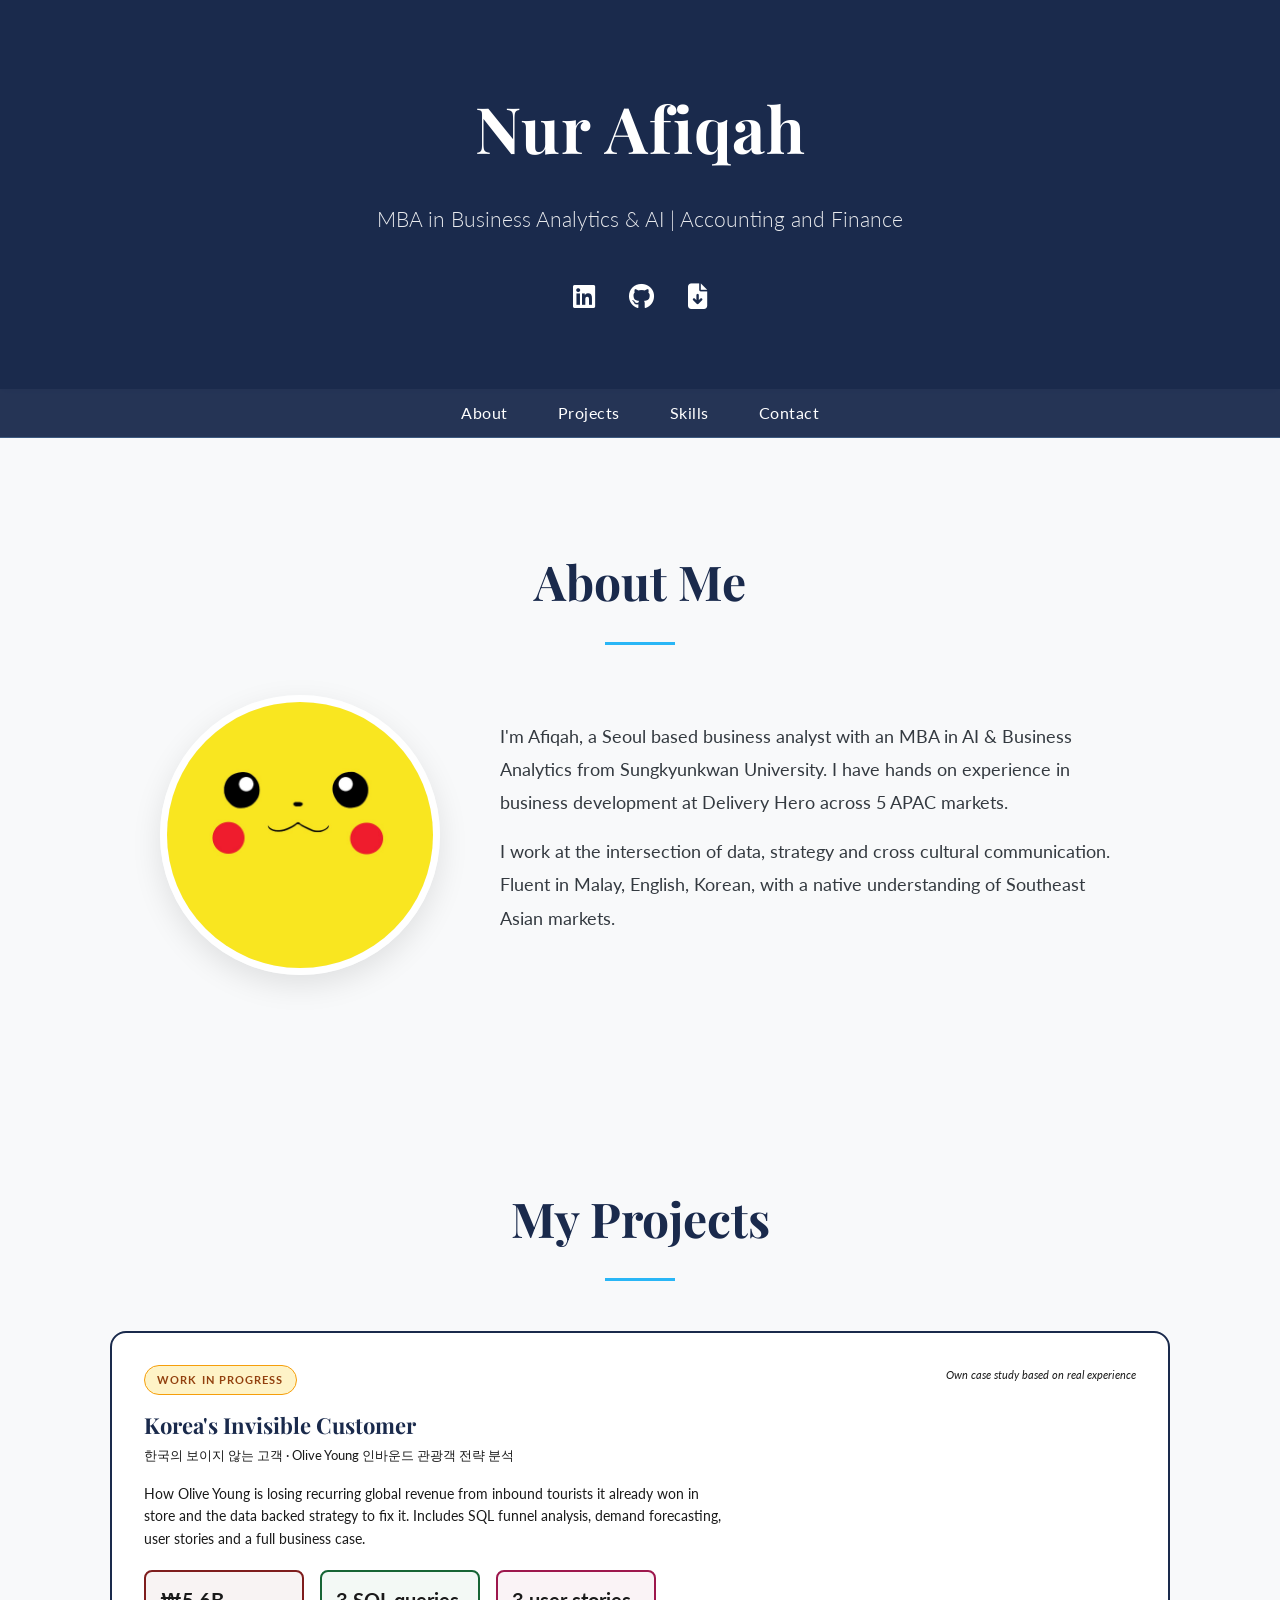
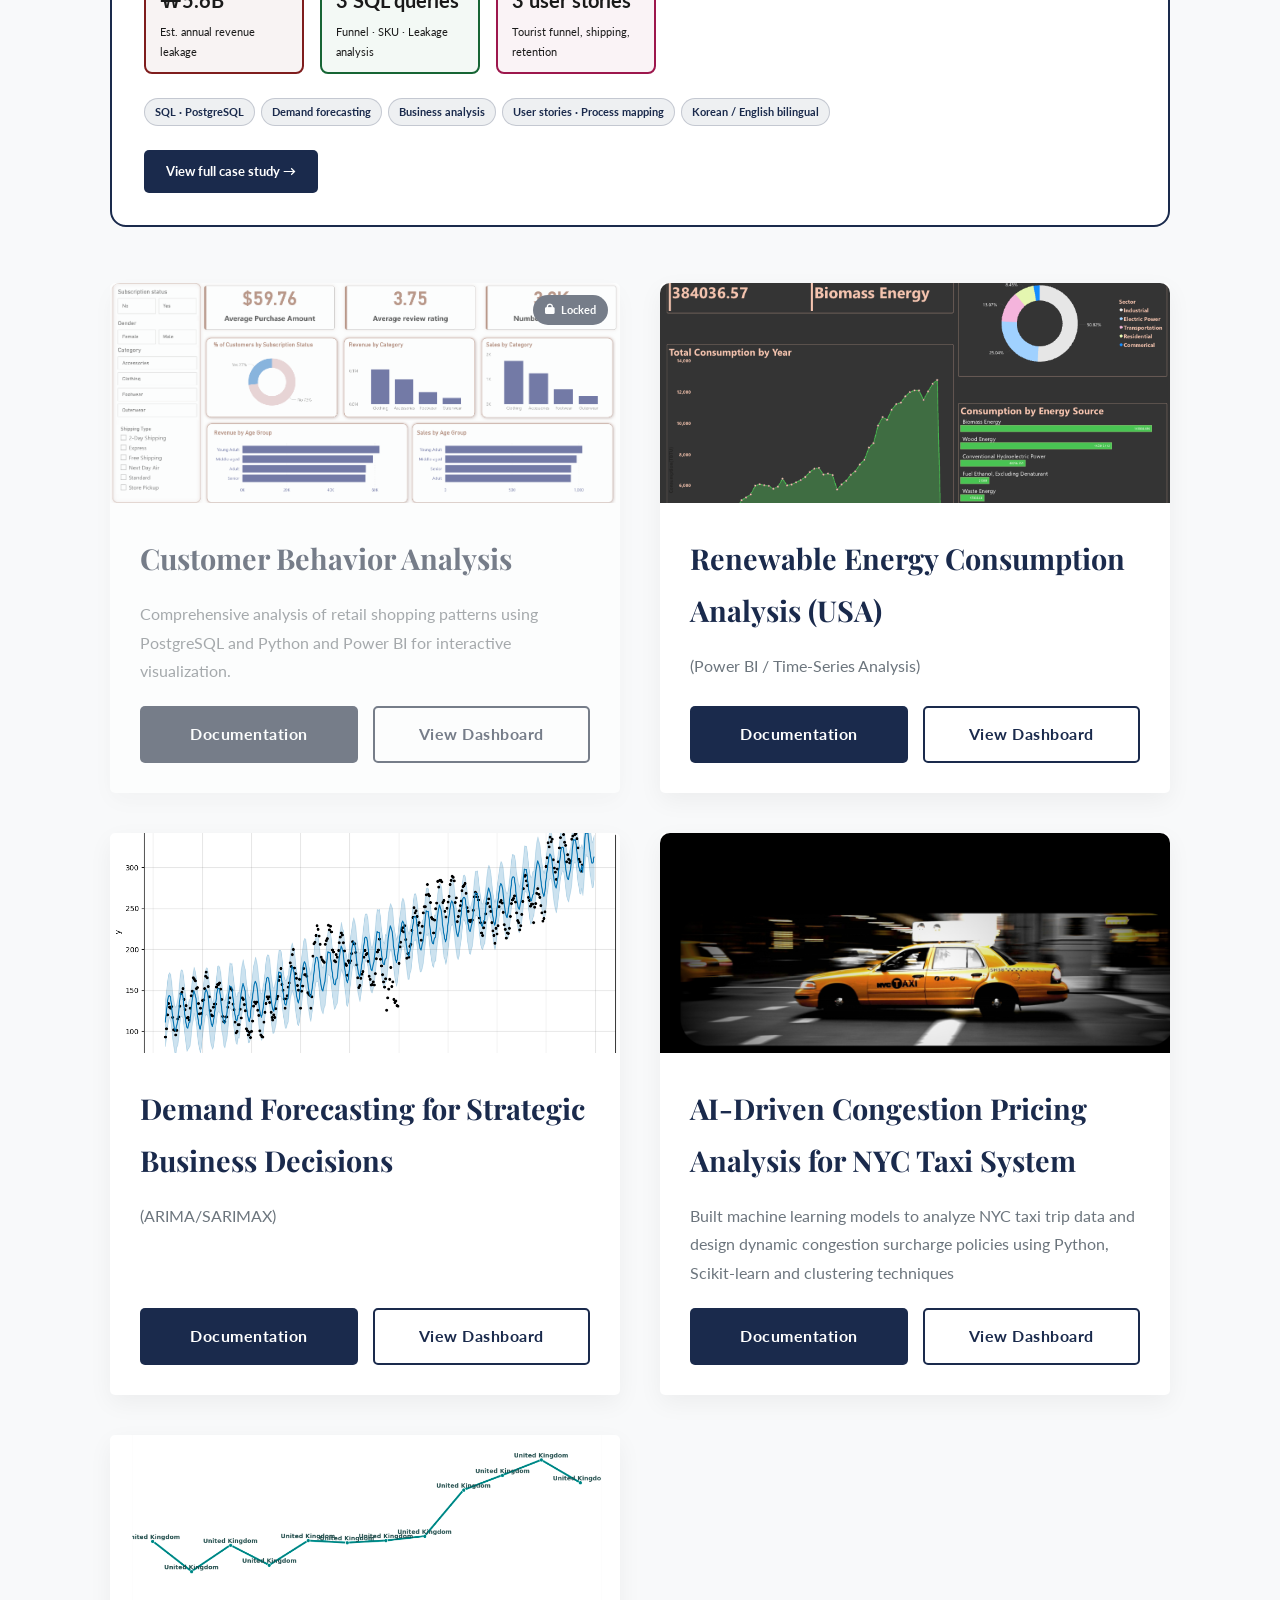
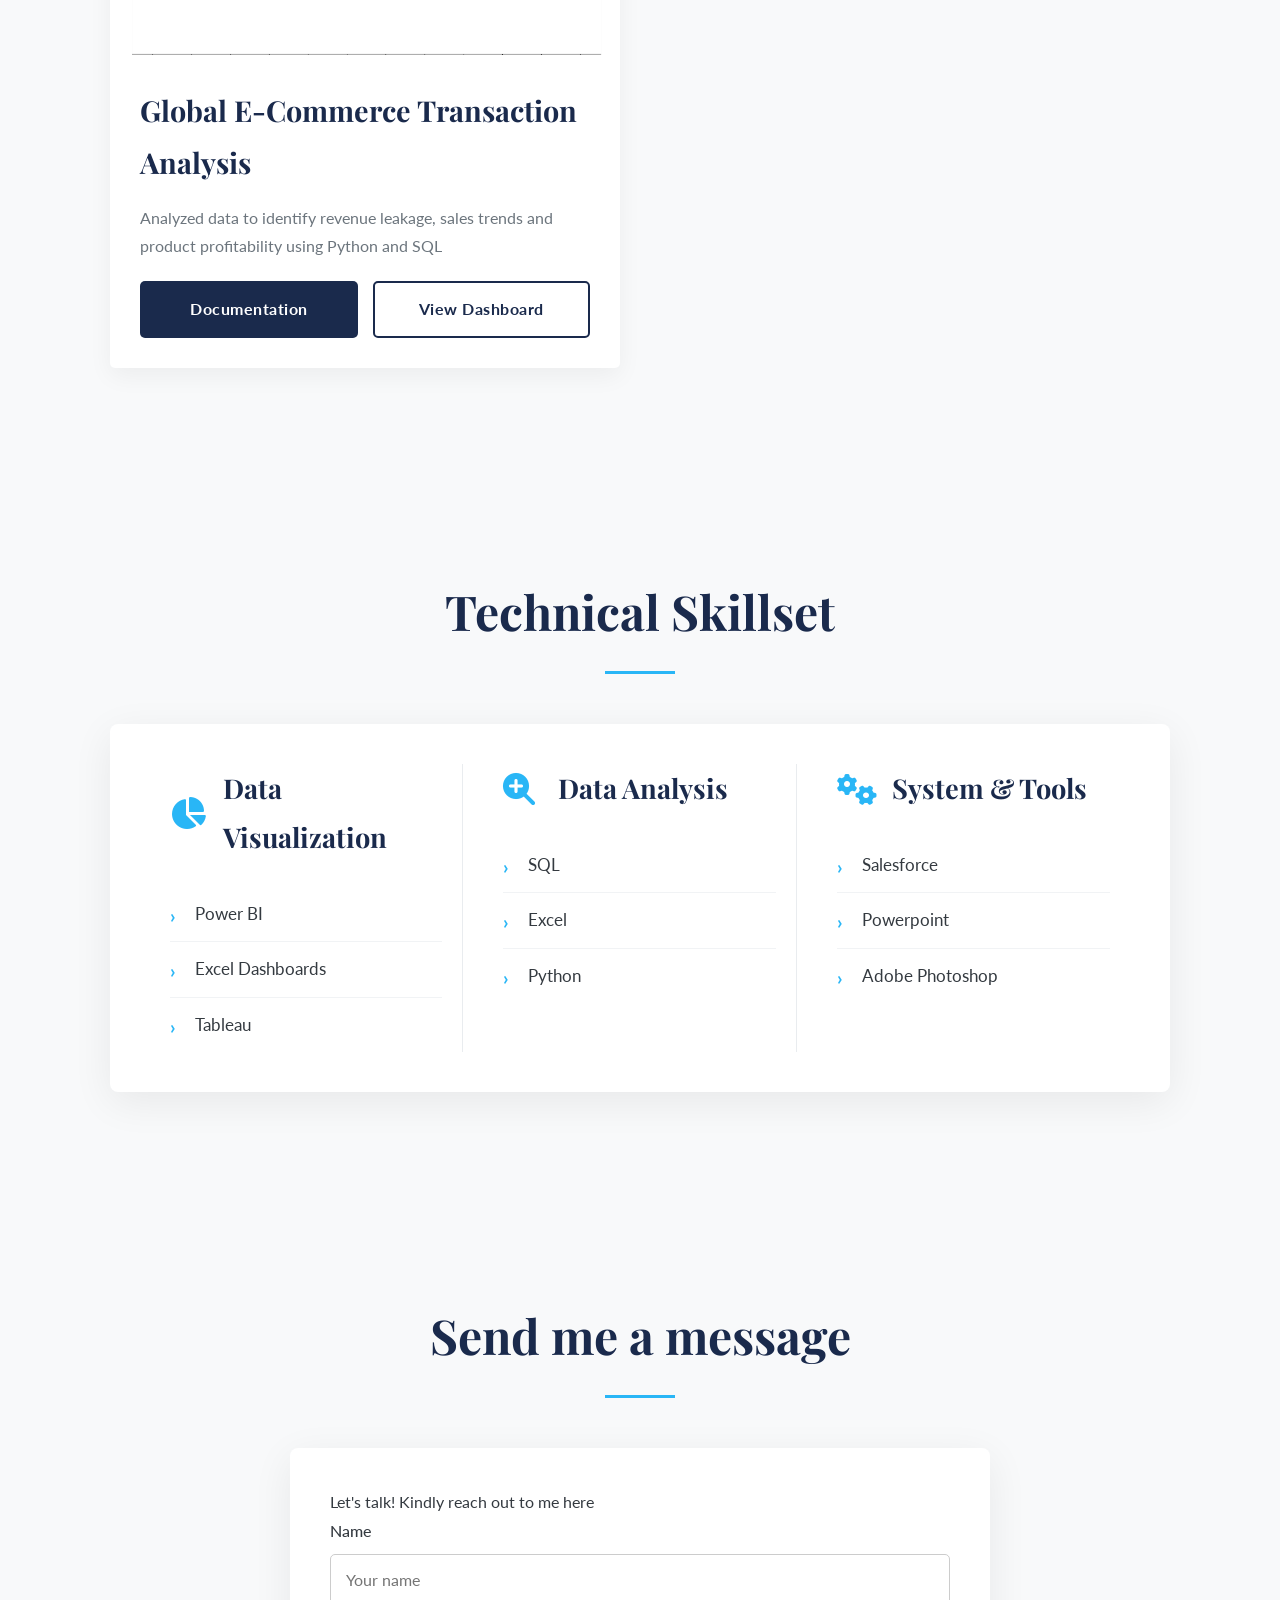
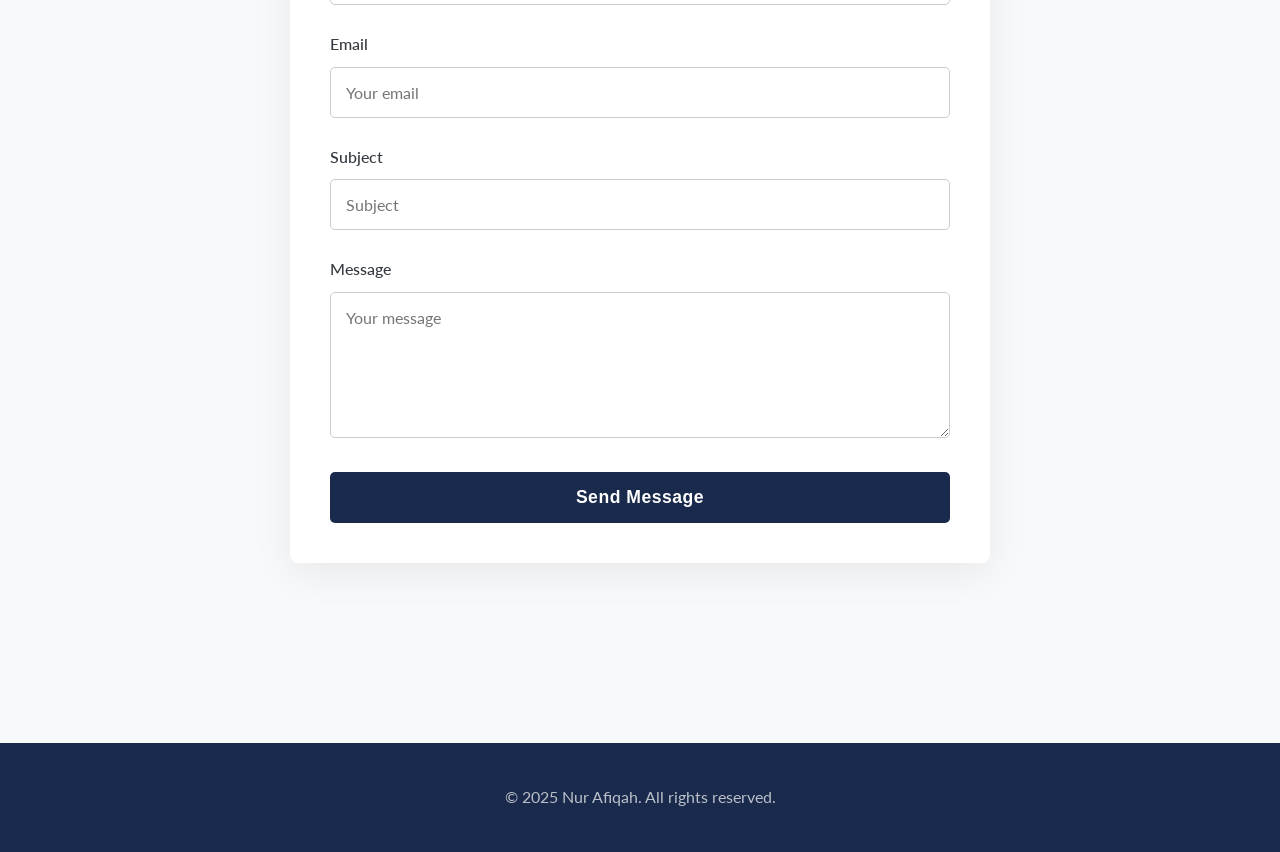
<file: index.html>
<!DOCTYPE html>
<html lang="en">
<head>
    <meta charset="UTF-8">
    <meta name="viewport" content="width=device-width, initial-scale=1.0">
    
    <!--💡UPDATE: Change the title to your name-->
    <title>Nur Afiqah | Business Analytics & AI Portfolio </title>
      
    <!--💡UPDATE: Add your favicon here. You can generate one at realfavicongenerator.net-->
    <link rel="icon" type="image/png" href="/favicon-32x32.png">
    <link rel="apple-touch-icon" href="/favicon-32x32.png">

    
    <!-- Google Fonts for Elegant Typography -->
    <link rel="preconnect" href="https://fonts.googleapis.com">
    <link rel="preconnect" href="https://fonts.gstatic.com" crossorigin>
    <link href="https://fonts.googleapis.com/css2?family=Lato:wght@300;400;700&family=Playfair+Display:wght@500;700&display=swap" rel="stylesheet">
    
    <!-- Font Awesome for Icons -->
    <link rel="stylesheet" href="https://cdnjs.cloudflare.com/ajax/libs/font-awesome/6.4.2/css/all.min.css">
    
    <!-- Your Stylesheet -->
    <link rel="stylesheet" href="assets/css/style.css">
</head>
<body>

<!-- HEADER SECTION -->
<header>
    <div class="container">
        <!--💡UPDATE: Change to your name and title-->
        <h1>Nur Afiqah</h1>
        <p>MBA in Business Analytics & AI | Accounting and Finance </p>
        <div class="social-links">
            <!--💡UPDATE: Add your social media links and CV file-->
            <a href="https://www.linkedin.com/in/nurr-afiqahh/" target="_blank" title="LinkedIn"><i class="fab fa-linkedin"></i></a>
            <a href="https://github.com/nafiqahwork" target="_blank" title="GitHub"><i class="fab fa-github"></i></a>
            <a href="assets/Resume_Nur_Afiqah.pdf" download title="Download CV"><i class="fas fa-file-arrow-down"></i></a>
        </div>
    </div>
</header>

<!-- NAVIGATION -->
<nav>
    <div class="container">
        <ul>
            <li><a href="#about">About</a></li>
            <li><a href="#projects">Projects</a></li>
            <li><a href="#skills">Skills</a></li>
            <li><a href="#contact">Contact</a></li>
        </ul>
    </div>
</nav>

<!-- ABOUT SECTION -->
<section id="about" class="section">
    <div class="container">
        <h2>About Me</h2>
        <div class="about-content">
            <!--💡UPDATE: Change the image to your own profile photo in assets/images/-->
            <img src="assets/images/IMG_7593.JPG" alt="Nur Afiqah" class="profile-photo">
            <div class="about-text">
                <!--💡UPDATE: Write your own 'About Me' text here-->
                <p>I'm Afiqah, a Seoul based business analyst with an MBA in AI & Business Analytics from Sungkyunkwan University. I have hands on experience in business development at Delivery Hero across 5 APAC markets.</p>
<p style="margin-top:0.75rem">I work at the intersection of data, strategy and cross cultural communication. Fluent in Malay, English, Korean, with a native understanding of Southeast Asian markets.</p>
            </div>
        </div>
    </div>
</section>

<!-- PROJECTS SECTION -->
<section id="projects" class="section">
    <div class="container">
        <h2>My Projects</h2>
        <div class="projects-grid">
            
<!-- FEATURED CASE STUDY -->
<div style="grid-column:1/-1;background:#ffffff;border-radius:16px;padding:2rem;margin-bottom:1rem;border:2px solid #1A2A4C;position:relative;overflow:hidden">
  <div style="display:flex;align-items:flex-start;justify-content:space-between;margin-bottom:1rem;flex-wrap:wrap;gap:8px">
    <div style="display:inline-block;font-size:11px;font-weight:700;letter-spacing:.1em;color:#92400e;background:#fef3c7;border:1px solid #f59e0b;padding:4px 12px;border-radius:20px">WORK IN PROGRESS</div>
    <div style="font-size:11px;color:#1a1a1a;font-style:italic">Own case study based on real experience</div>
  </div>
  <h3 style="font-size:22px;font-weight:700;color:#1A2A4C;margin-bottom:4px;line-height:1.3;font-family:'Playfair Display',serif">Korea's Invisible Customer</h3>
  <p style="font-size:13px;color:#1a1a1a;margin-bottom:1rem">한국의 보이지 않는 고객 · Olive Young 인바운드 관광객 전략 분석</p>
  <p style="font-size:14px;color:#1a1a1a;line-height:1.6;margin-bottom:1.25rem;max-width:580px">How Olive Young is losing recurring global revenue from inbound tourists it already won in store and the data backed strategy to fix it. Includes SQL funnel analysis, demand forecasting, user stories and a full business case.</p>
  <div style="display:grid;grid-template-columns:repeat(3,160px);gap:1rem;margin-bottom:1.5rem">
    <div style="border:2px solid #7f1d1d;border-radius:8px;padding:10px 14px;background:rgba(127,29,29,0.05)">
      <div style="font-size:20px;font-weight:700;color:#1a1a1a">₩5.6B</div>
      <div style="font-size:11px;color:#1a1a1a;margin-top:4px">Est. annual revenue leakage</div>
    </div>
    <div style="border:2px solid #166534;border-radius:8px;padding:10px 14px;background:rgba(21,128,61,0.05)">
      <div style="font-size:20px;font-weight:700;color:#1a1a1a">3 SQL queries</div>
      <div style="font-size:11px;color:#1a1a1a;margin-top:4px">Funnel · SKU · Leakage analysis</div>
    </div>
    <div style="border:2px solid #9d174d;border-radius:8px;padding:10px 14px;background:rgba(157,23,77,0.05)">
      <div style="font-size:20px;font-weight:700;color:#1a1a1a">3 user stories</div>
      <div style="font-size:11px;color:#1a1a1a;margin-top:4px">Tourist funnel, shipping, retention</div>
    </div>
  </div>
  <div style="display:flex;flex-wrap:wrap;gap:6px;margin-bottom:1.5rem">
    <span style="font-size:11px;padding:3px 10px;border-radius:20px;background:rgba(26,42,76,.07);color:#1A2A4C;border:1px solid rgba(26,42,76,.2);font-weight:700">SQL · PostgreSQL</span>
    <span style="font-size:11px;padding:3px 10px;border-radius:20px;background:rgba(26,42,76,.07);color:#1A2A4C;border:1px solid rgba(26,42,76,.2);font-weight:700">Demand forecasting</span>
    <span style="font-size:11px;padding:3px 10px;border-radius:20px;background:rgba(26,42,76,.07);color:#1A2A4C;border:1px solid rgba(26,42,76,.2);font-weight:700">Business analysis</span>
    <span style="font-size:11px;padding:3px 10px;border-radius:20px;background:rgba(26,42,76,.07);color:#1A2A4C;border:1px solid rgba(26,42,76,.2);font-weight:700">User stories · Process mapping</span>
    <span style="font-size:11px;padding:3px 10px;border-radius:20px;background:rgba(26,42,76,.07);color:#1A2A4C;border:1px solid rgba(26,42,76,.2);font-weight:700">Korean / English bilingual</span>
  </div>
  <a href="/oliveyoung" style="display:inline-flex;align-items:center;gap:6px;background:#1A2A4C;color:white;font-size:13px;font-weight:700;padding:10px 22px;border-radius:5px;text-decoration:none;font-family:'Lato',sans-serif">View full case study →</a>
</div>
<!-- END FEATURED CASE STUDY -->

    
            <!--💡UPDATE: Replace this with your own project. Add as many as you like!-->
            <!-- Project 1 (LOCKED) -->
<div class="project-card" style="position:relative;opacity:0.6;pointer-events:none;filter:grayscale(0.4)">
    <!-- Lock badge -->
    <div style="position:absolute;top:12px;right:12px;z-index:2;background:#1A2A4C;color:#fff;font-size:11px;font-weight:700;padding:5px 12px;border-radius:20px;display:flex;align-items:center;gap:6px;pointer-events:auto">
        <i class="fas fa-lock"></i> Locked
    </div>

    <img src="assets/images/Customer Behavior Dashboard.png" alt="Customer Behavior Dashboard Preview">

    <div class="project-card-content">
        <h3>Customer Behavior Analysis</h3>
        <p>Comprehensive analysis of retail shopping patterns using PostgreSQL and Python and Power BI for interactive visualization.</p>

        <div class="project-buttons">
            <a href="#" class="btn" aria-disabled="true">Documentation</a>
            <a href="#" class="btn btn-secondary" aria-disabled="true">View Dashboard</a>
        </div>
    </div>
</div>
            <!-- Project 2 -->
            <div class="project-card">
    <img src="assets/images/RenewableEnergy.png" alt="Renewable Energy Consumption Analysis Preview">
    
    <div class="project-card-content">
        <h3>Renewable Energy Consumption Analysis (USA)</h3>
        <p>(Power BI / Time-Series Analysis)</p>
        
        <div class="project-buttons">
            <a href="https://github.com/nafiqahwork/Renewable-Energy-Consumption.git" target="_blank" class="btn">Documentation</a>
            <a href="https://app.powerbi.com/view?r=eyJrIjoiMTJhY2FhN2QtOTc5ZC00ZGFmLWJhZTgtNDA0NjA2YTUwMmVkIiwidCI6Ijg4ZDQ0NWU1LWU5YjAtNGNkMy04MTVmLTQwZjhhMzAwOWI0MiIsImMiOjEwfQ%3D%3D" target="_blank" class= "btn btn-secondary">View Dashboard</a>
        </div>
    </div>
</div>
                
            <!-- Project 3 -->
             <div class="project-card">
                <!--💡UPDATE: Add a preview image of your project to assets/images/ -->
                <img src="assets/images/BF.png" alt="Project Business Forecasting Preview">
                <div class="project-card-content">
                    <h3>Demand Forecasting for Strategic Business Decisions</h3>
                    <p>(ARIMA/SARIMAX)</p>
                    <div class="project-buttons">
                        <!--💡UPDATE: Add link to your project's code/documentation on GitHub-->
                        <a href="https://github.com/nafiqahwork/Business-forecasting.git" target="_blank" class="btn">Documentation</a>
                        <!--💡UPDATE: Add link to your live dashboard (e.g., Power BI, Tableau Public)-->
                        <a href="https://drive.google.com/file/d/1JcSJyKmfzwOgvcyCx2N3O-W1TP7dUn0F/view?usp=share_link" target="_blank" class="btn btn-secondary">View Dashboard</a>
                    </div>
                </div>
            </div>

            <!-- Project 4 -->
            <div class="project-card">
                <img src="assets/images/AI ML Taxi.png" alt="Project AIML NYC Taxi Preview">
                <div class="project-card-content">
                    <h3>AI-Driven Congestion Pricing Analysis for NYC Taxi System</h3>
                    <p>Built machine learning models to analyze NYC taxi trip data and design dynamic congestion surcharge policies using Python, Scikit-learn and clustering techniques</p>
                    <div class="project-buttons">
                        <a href="https://github.com/nafiqahwork/AI-solution-for-NYC-Taxi-Decision-Framework.git" target="_blank" class="btn">Documentation</a>
                        <a href="https://colab.research.google.com/drive/1_mfcKAX3jCiQFtGrkt9GJlKp9XXo-23o?usp=share_link" target="_blank" class="btn btn-secondary">View Dashboard</a>
                    </div>
                </div>
            </div>

            <!-- Project 5 -->
            <div class="project-card">
                <img src="assets/images/Global Transactions.png" alt="Project E-Commerce Transaction Preview">
                <div class="project-card-content">
                    <h3>Global E-Commerce Transaction Analysis</h3>
                    <p>Analyzed data to identify revenue leakage, sales trends and product profitability using Python and SQL</p>
                    <div class="project-buttons">
                        <a href="https://github.com/nafiqahwork/Retail-Data-Project.git" target="_blank" class="btn">Documentation</a>
                        <a href="https://drive.google.com/file/d/13-FQVC4cneCCB56Gt06A6M1Y3qcCjPHU/view?usp=sharing" target="_blank" class="btn btn-secondary">View Dashboard</a>
                    </div>
                </div>
            </div>


                    </div> <!-- closes projects-grid -->
    </div> <!-- closes container -->
</section>


<!-- SKILLS SECTION -->
<section id="skills" class="section">
    <div class="container">
        <h2>Technical Skillset</h2>
        <div class="skills-table">
            
            <!--💡UPDATE: Customize your skills in each category-->
            <!-- Column 1: Data Visualization -->
            <div class="skill-column">
                <div class="skill-header">
                    <i class="fas fa-chart-pie"></i>
                    <h3>Data Visualization</h3>
                </div>
                <ul class="skill-list">
                    <li>Power BI</li>
                    <li>Excel Dashboards</li>
                    <li>Tableau</li>
                </ul>
            </div>

            <!-- Column 2: Data Analysis -->
            <div class="skill-column">
                <div class="skill-header">
                    <i class="fas fa-search-plus"></i>
                    <h3>Data Analysis</h3>
                </div>
                <ul class="skill-list">
                    <li>SQL</li>
                    <li>Excel</li>
                    <li>Python</li> 
              </ul>
            </div>

            <!-- Column 3: Data Modeling & ETL -->
            <div class="skill-column">
                <div class="skill-header">
                    <i class="fas fa-cogs"></i>
                    <h3>System & Tools</h3>
                </div>
                <ul class="skill-list">
                    <li>Salesforce</li>
                    <li>Powerpoint</li>
                    <li>Adobe Photoshop</li>
                </ul>
            </div>

        </div>
    </div>
</section>

<!-- CONTACT FORM SECTION -->
<section id="contact" class="section">
    <div class="container">
        <h2>Send me a message</h2>
        
        <!--💡UPDATE: Go to formsubmit.co and replace the email with your own-->
        <form action="https://formsubmit.co/your-email@example.com" method="POST" class="contact-form">
            <p> Let's talk! Kindly reach out to me here</p>

            <!-- Form Fields -->
            <div class="form-group">
                <label for="name">Name</label>
                <input type="text" name="name" id="name" placeholder="Your name" required>
            </div>
            <div class="form-group">
                <label for="email">Email</label>
                <input type="email" name="email" id="email" placeholder="Your email" required>
            </div>
            <div class="form-group">
                <label for="subject">Subject</label>
                <input type="text" name="subject" id="subject" placeholder="Subject" required>
            </div>
            <div class="form-group">
                <label for="message">Message</label>
                <textarea name="message" id="message" rows="6" placeholder="Your message" required></textarea>
            </div>
            
            <!-- Submit Button -->
            <button type="submit" class="btn">Send Message</button>

        </form>
    </div>
</section>

<!-- FOOTER -->
<footer>
    <div class="container">
        <!--💡UPDATE: Change the year and your name-->
        <p>&copy; 2025 Nur Afiqah. All rights reserved.</p>
    </div>
</footer>

<script src="assets/js/main.js"></script>

</body>
</html>
</file>
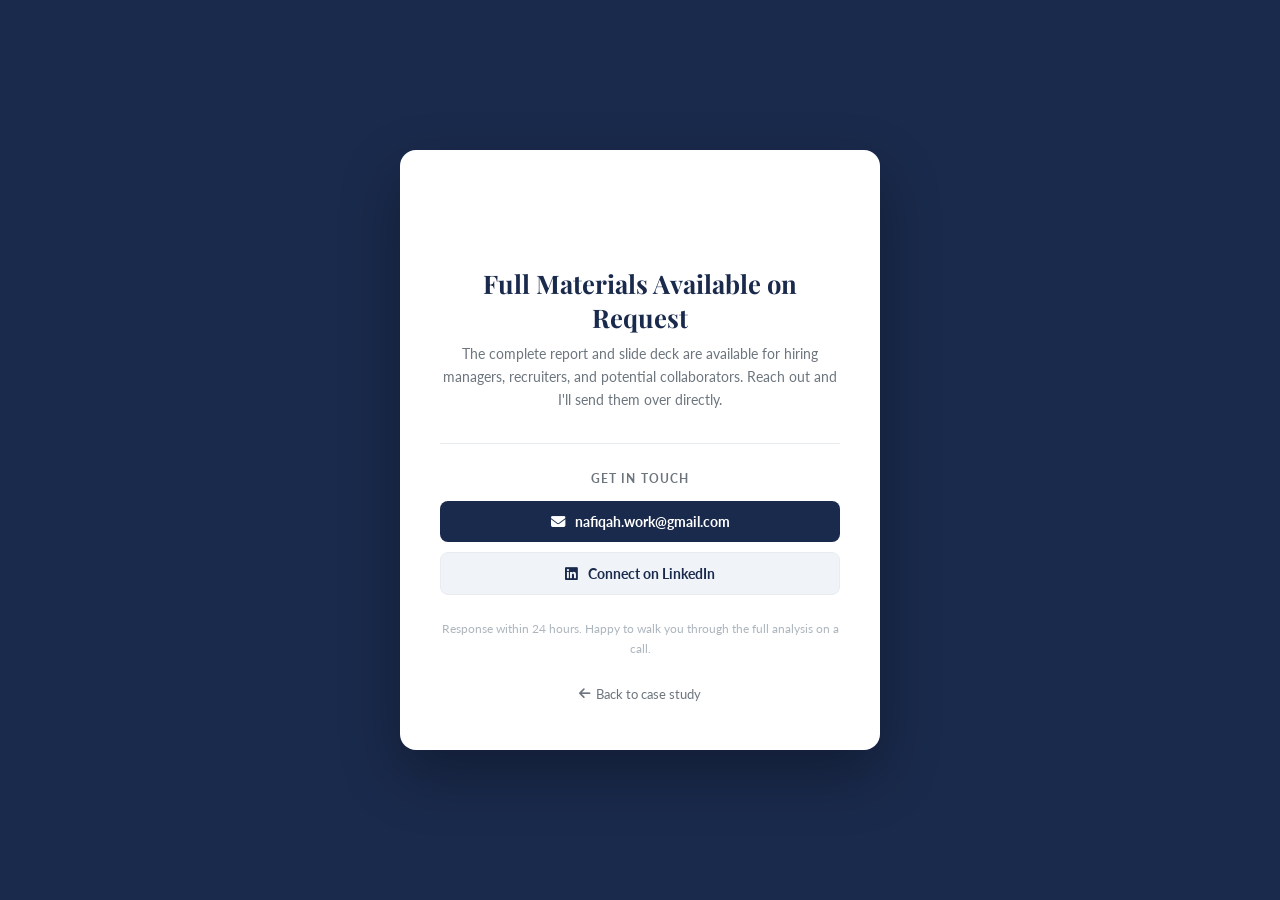
<file: oliveyoung/locked.html>
<!DOCTYPE html>
<html lang="en">
<head>
<meta charset="UTF-8">
<meta name="viewport" content="width=device-width, initial-scale=1.0">
<title>Full Materials · Nur Afiqah</title>
<link href="https://fonts.googleapis.com/css2?family=Lato:wght@300;400;700&family=Playfair+Display:wght@700&display=swap" rel="stylesheet">
<link rel="stylesheet" href="https://cdnjs.cloudflare.com/ajax/libs/font-awesome/6.4.2/css/all.min.css">
<style>
*{margin:0;padding:0;box-sizing:border-box;}
body{font-family:'Lato',sans-serif;background:#1A2A4C;min-height:100vh;display:flex;flex-direction:column;align-items:center;justify-content:center;padding:2rem;}
.lock-card{background:#ffffff;border-radius:16px;padding:3rem 2.5rem;max-width:480px;width:100%;text-align:center;box-shadow:0 24px 60px rgba(0,0,0,0.3);}
.lock-icon{font-size:2.5rem;color:#1A2A4C;margin-bottom:1.25rem;}
h1{font-family:'Playfair Display',serif;font-size:1.6rem;color:#1A2A4C;margin-bottom:.5rem;}
.subtitle{font-size:.9rem;color:#6c757d;margin-bottom:2rem;line-height:1.6;}
.divider{border:none;border-top:1px solid #e9ecef;margin:1.75rem 0;}
.contact-label{font-size:.72rem;font-weight:700;letter-spacing:.1em;color:#6c757d;margin-bottom:1rem;}
.contact-options{display:flex;flex-direction:column;gap:10px;}
.contact-btn{display:flex;align-items:center;justify-content:center;gap:10px;padding:12px 20px;border-radius:8px;font-size:.9rem;font-weight:700;text-decoration:none;transition:all .2s;font-family:'Lato',sans-serif;}
.btn-email{background:#1A2A4C;color:#ffffff;}
.btn-email:hover{background:#29B6F6;color:#ffffff;}
.btn-linkedin{background:#f0f4f8;color:#1A2A4C;border:1px solid #e9ecef;}
.btn-linkedin:hover{background:#e6f1fb;border-color:#29B6F6;}
.back-link{display:inline-flex;align-items:center;gap:6px;margin-top:1.75rem;font-size:.82rem;color:#6c757d;text-decoration:none;}
.back-link:hover{color:#1A2A4C;}
.note{font-size:.75rem;color:#adb5bd;margin-top:1.5rem;line-height:1.6;}
</style>
</head>
<body>
<div class="lock-card">
  <div class="lock-icon"><i class="fas fa-file-lock"></i></div>
  <h1>Full Materials Available on Request</h1>
  <p class="subtitle">The complete report and slide deck are available for hiring managers, recruiters, and potential collaborators. Reach out and I'll send them over directly.</p>
  <hr class="divider">
  <p class="contact-label">GET IN TOUCH</p>
  <div class="contact-options">
    <a href="mailto:nafiqah.work@gmail.com?subject=Request: Korea's Invisible Customer — Full Report & Slides" class="contact-btn btn-email">
      <i class="fas fa-envelope"></i> nafiqah.work@gmail.com
    </a>
    <a href="https://www.linkedin.com/in/nurr-afiqahh/" target="_blank" class="contact-btn btn-linkedin">
      <i class="fab fa-linkedin"></i> Connect on LinkedIn
    </a>
  </div>
  <p class="note">Response within 24 hours. Happy to walk you through the full analysis on a call.</p>
  <a href="index.html" class="back-link"><i class="fas fa-arrow-left"></i> Back to case study</a>
</div>
</body>
</html>
</file>
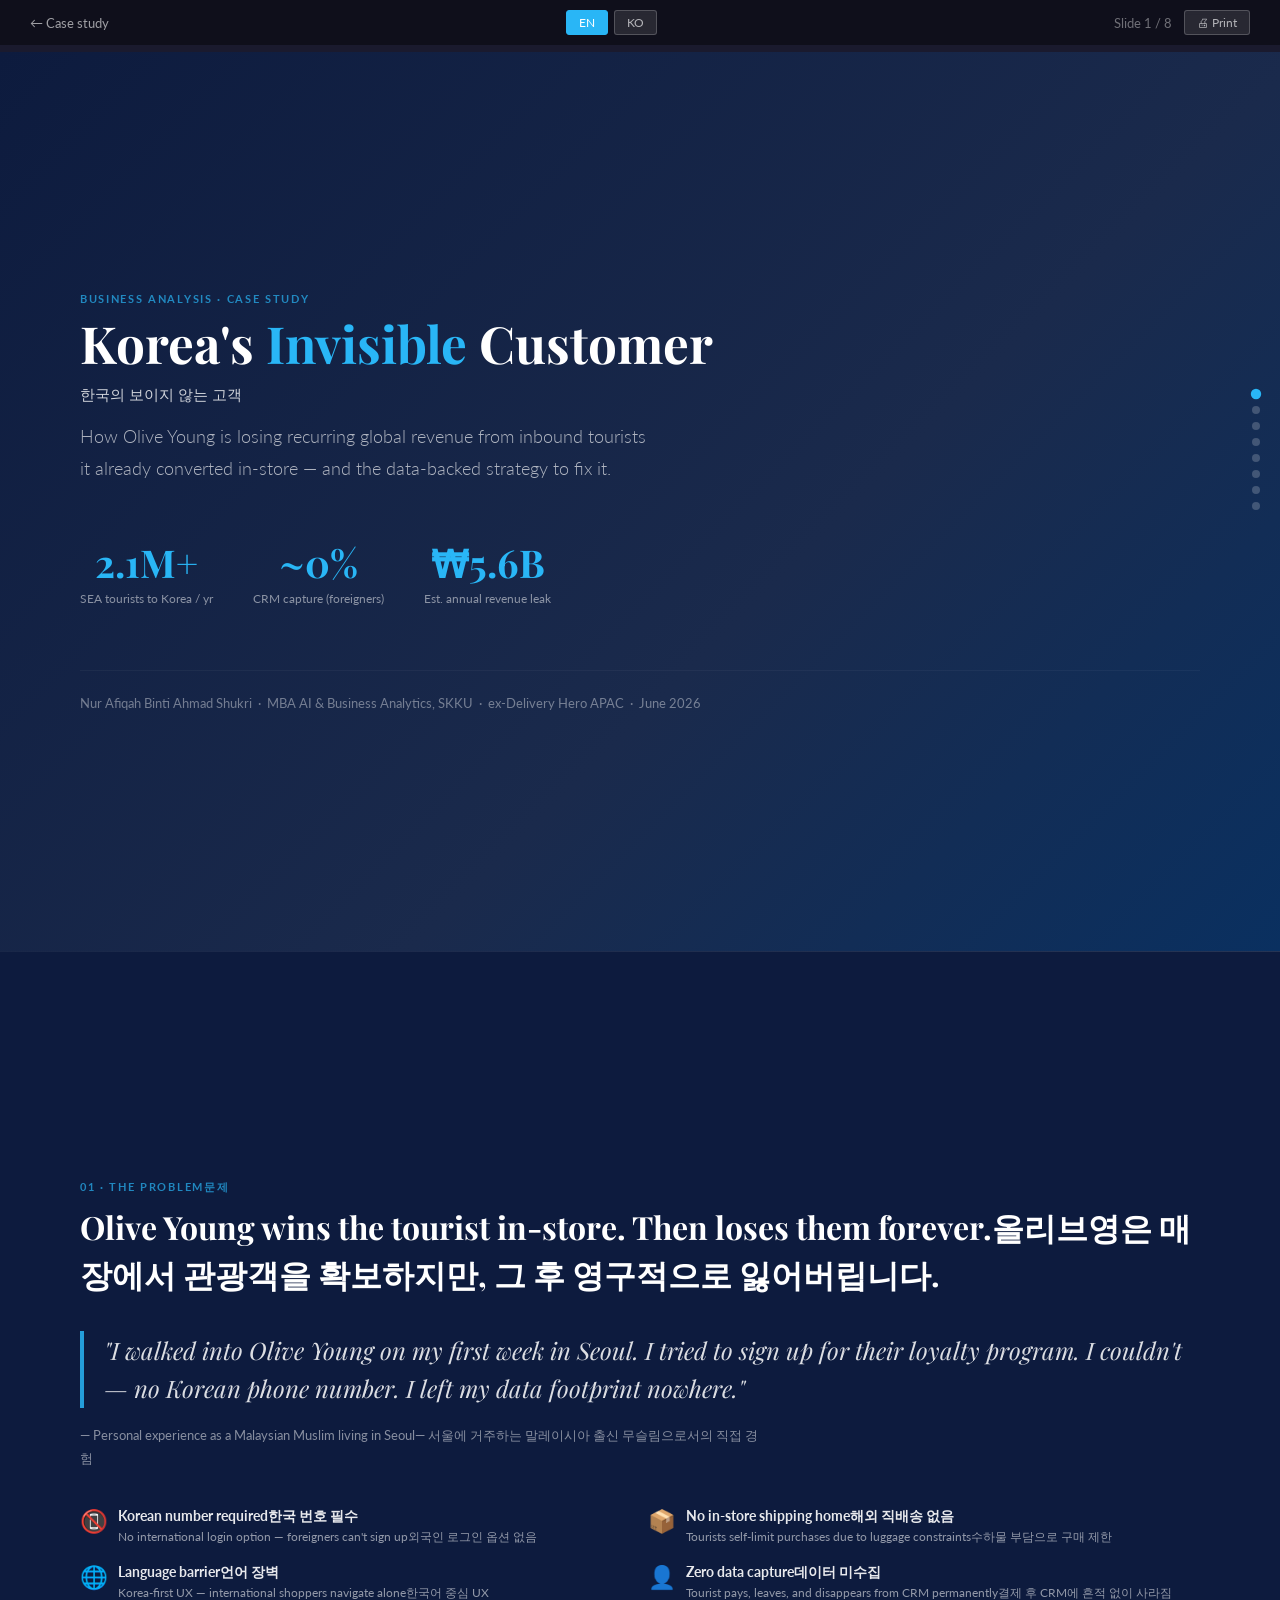
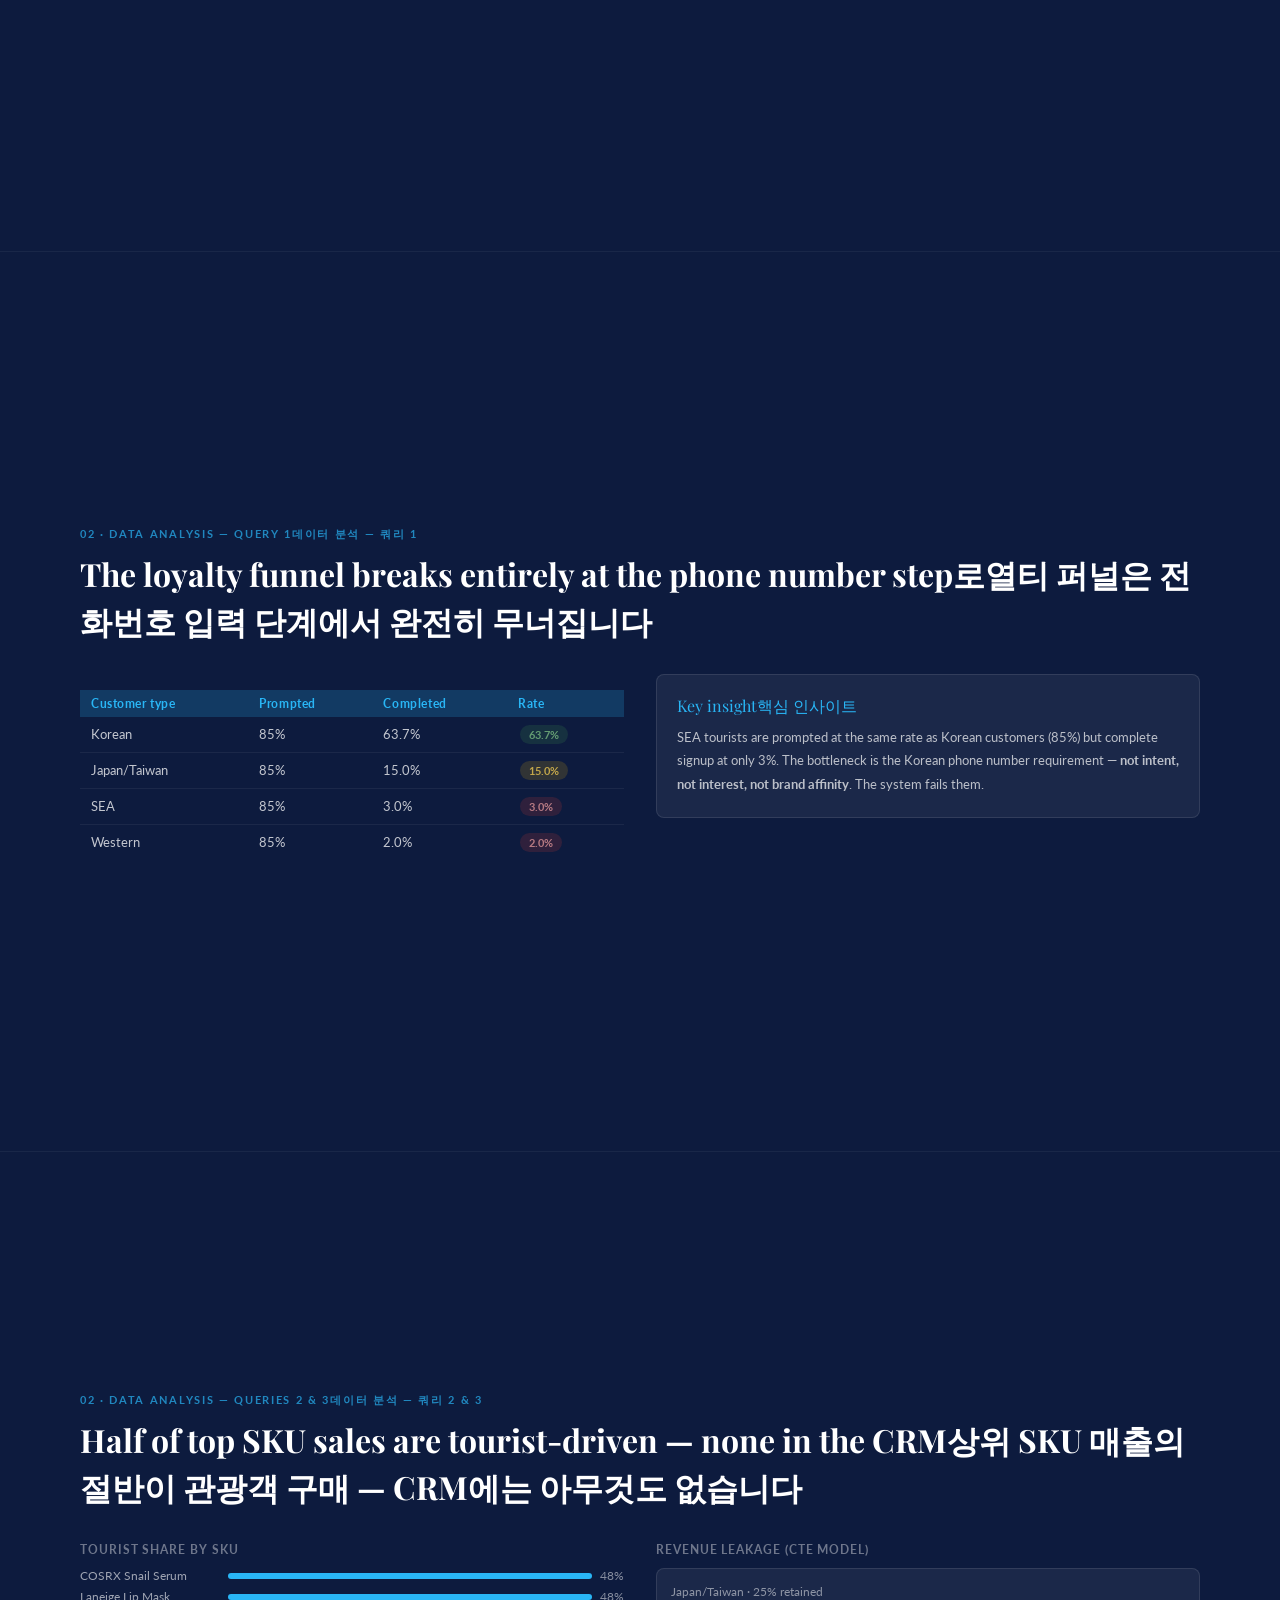
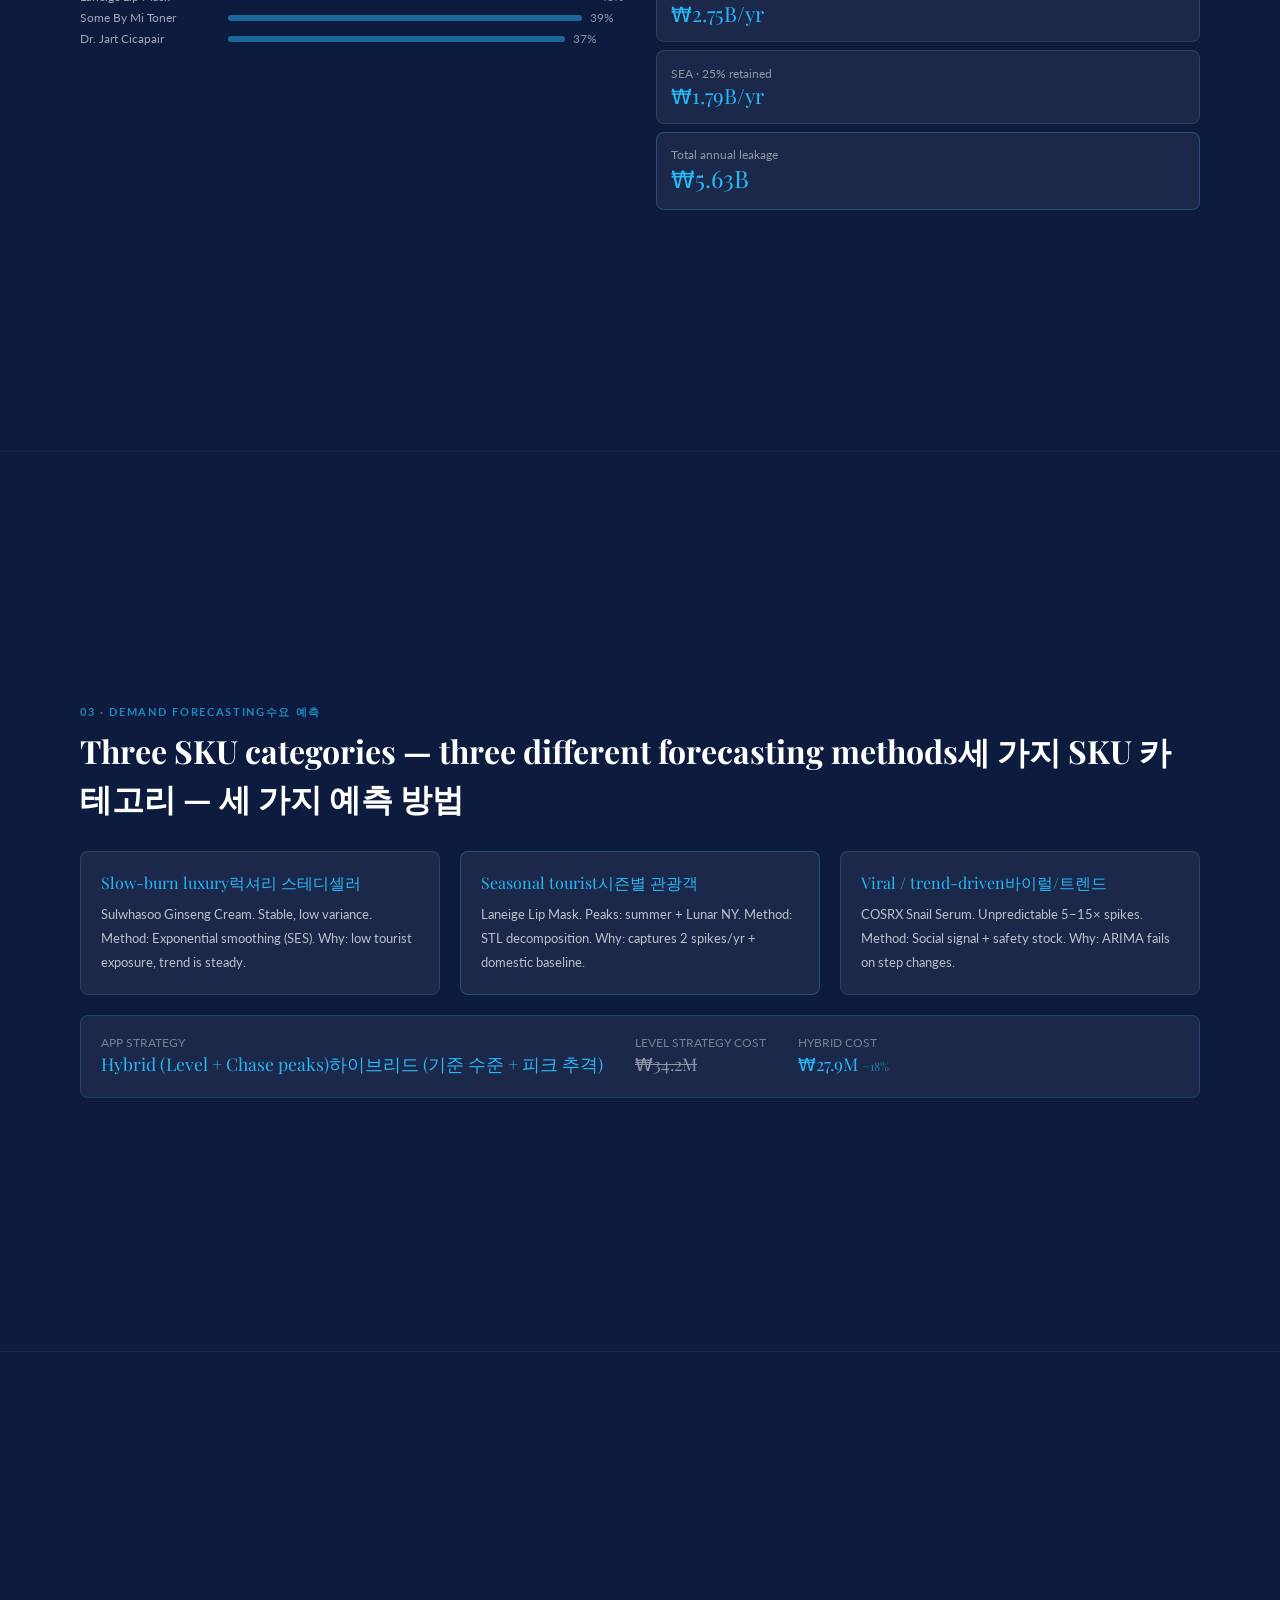
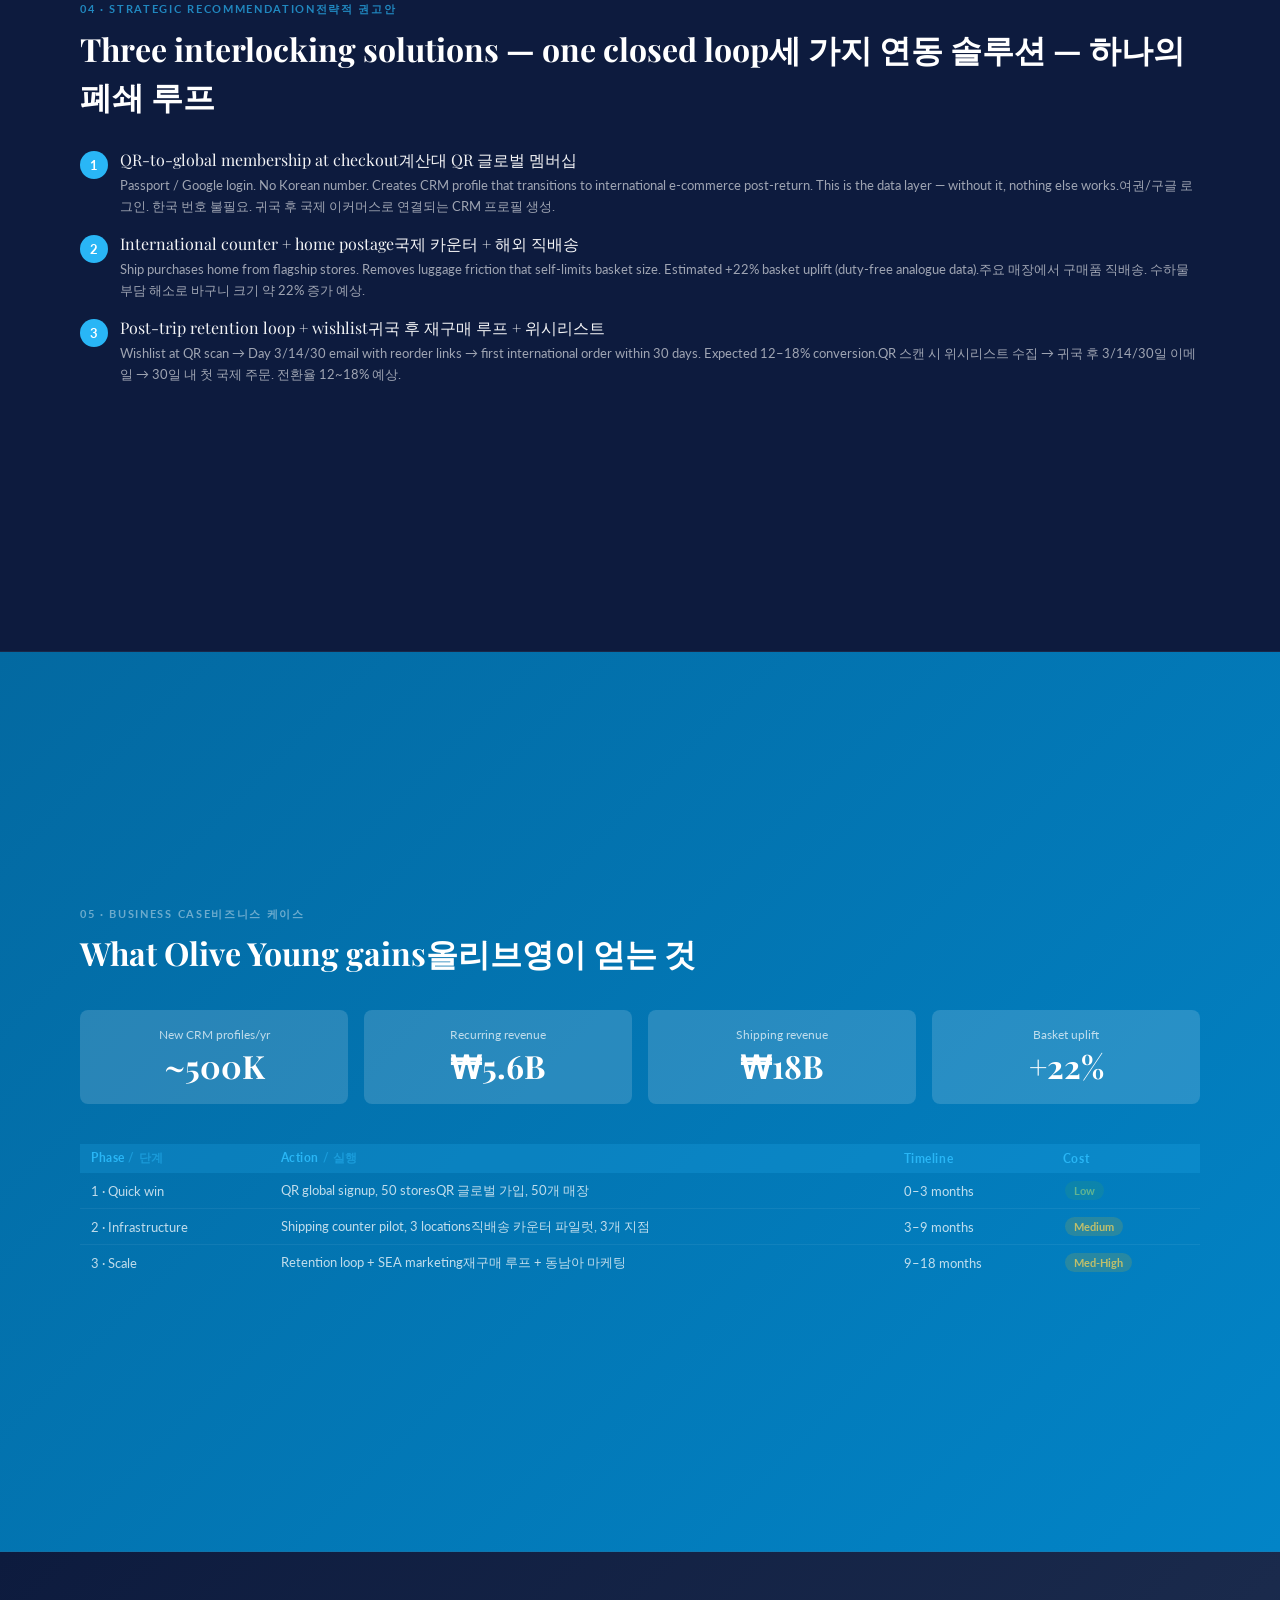
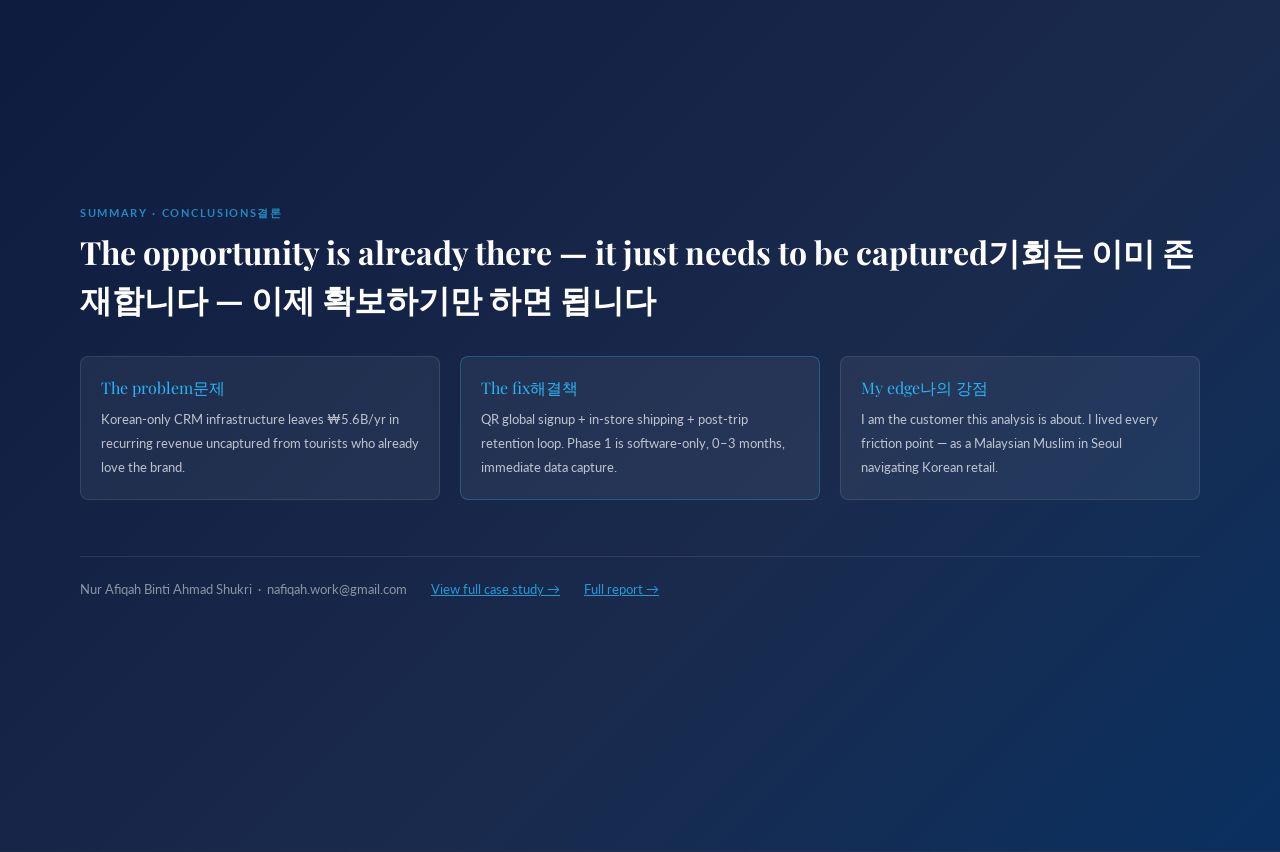
<file: oliveyoung/presentation.html>
<!DOCTYPE html>
<html lang="en">
<head>
<meta charset="UTF-8">
<meta name="viewport" content="width=device-width, initial-scale=1.0">
<title>Presentation · Korea's Invisible Customer · Nur Afiqah</title>
<link rel="preconnect" href="https://fonts.googleapis.com">
<link href="https://fonts.googleapis.com/css2?family=Lato:wght@300;400;700&family=Playfair+Display:wght@500;700&display=swap" rel="stylesheet">
<style>
:root{--primary:#1A2A4C;--accent:#29B6F6;--light:#F8F9FA;--border:#e9ecef;--font-h:'Playfair Display',serif;--font-b:'Lato',sans-serif;}
*{margin:0;padding:0;box-sizing:border-box;}
body{font-family:var(--font-b);background:#1a1a2e;color:#fff;min-height:100vh;}
.pres-nav{background:rgba(0,0,0,.4);padding:10px 30px;display:flex;align-items:center;justify-content:space-between;position:fixed;top:0;left:0;right:0;z-index:100;backdrop-filter:blur(8px);}
.pres-nav a{color:rgba(255,255,255,.6);font-size:.8rem;text-decoration:none;}
.pres-nav a:hover{color:#fff;}
.slide-counter{font-size:.8rem;color:rgba(255,255,255,.4);}
.lang-toggle{display:flex;gap:6px;}
.lb{background:rgba(255,255,255,.1);border:1px solid rgba(255,255,255,.2);color:rgba(255,255,255,.65);font-family:var(--font-b);font-size:.75rem;padding:4px 12px;border-radius:3px;cursor:pointer;}
.lb.active{background:var(--accent);border-color:var(--accent);color:#fff;}

.slides-container{padding-top:52px;}
.slide{min-height:100vh;display:flex;flex-direction:column;justify-content:center;padding:60px 80px;position:relative;border-bottom:1px solid rgba(255,255,255,.05);}

/* Slide types */
.slide-cover{background:linear-gradient(135deg,#0d1b3e 0%,#1A2A4C 60%,#0a3060 100%);}
.slide-dark{background:#0d1b3e;}
.slide-light{background:#f0f4f8;color:var(--primary);}
.slide-accent{background:linear-gradient(135deg,#0369a1 0%,#0284c7 100%);}

.slide-num{font-size:.7rem;font-weight:700;letter-spacing:.15em;color:var(--accent);margin-bottom:.6rem;opacity:.7;}
.slide h1{font-family:var(--font-h);font-size:clamp(2rem,4vw,3.2rem);font-weight:700;line-height:1.15;margin-bottom:.5rem;}
.slide h1 em{color:var(--accent);font-style:normal;}
.slide h2{font-family:var(--font-h);font-size:clamp(1.4rem,2.5vw,2rem);font-weight:700;margin-bottom:.5rem;}
.slide-ko{font-size:.85rem;opacity:.45;margin-bottom:1.25rem;}
.slide p{font-size:clamp(.88rem,1.2vw,1rem);opacity:.8;line-height:1.8;max-width:680px;margin-bottom:.75rem;}

/* Stats row */
.stats-row{display:flex;gap:2.5rem;flex-wrap:wrap;margin:1.5rem 0;}
.stat-box{text-align:center;}
.stat-big{font-family:var(--font-h);font-size:2.4rem;font-weight:700;color:var(--accent);}
.stat-lbl{font-size:.75rem;opacity:.5;margin-top:3px;}

/* Content cols */
.two-col{display:grid;grid-template-columns:1fr 1fr;gap:2rem;align-items:start;}
.three-col{display:grid;grid-template-columns:repeat(3,1fr);gap:1.25rem;}

/* Cards */
.s-card{background:rgba(255,255,255,.06);border:1px solid rgba(255,255,255,.1);border-radius:8px;padding:1.25rem;}
.slide-light .s-card{background:#fff;border-color:var(--border);}
.s-card-title{font-family:var(--font-h);font-size:1rem;color:var(--accent);margin-bottom:.5rem;}
.slide-light .s-card-title{color:var(--primary);}
.s-card p{font-size:.82rem;opacity:.7;margin:0;}

/* Pain points */
.pain-row{display:grid;grid-template-columns:repeat(2,1fr);gap:1rem;margin:1.25rem 0;}
.pain-item{display:flex;gap:10px;align-items:flex-start;}
.pain-icon{font-size:1.4rem;flex-shrink:0;}
.pain-title{font-size:.9rem;font-weight:700;opacity:.9;margin-bottom:2px;}
.pain-desc{font-size:.78rem;opacity:.55;line-height:1.5;}

/* Steps */
.step-row{display:flex;gap:12px;margin-bottom:1rem;align-items:flex-start;}
.step-n{min-width:28px;height:28px;background:var(--accent);color:#fff;font-size:.8rem;font-weight:700;border-radius:50%;display:flex;align-items:center;justify-content:center;flex-shrink:0;margin-top:2px;}
.step-title{font-family:var(--font-h);font-size:1rem;opacity:.95;margin-bottom:3px;}
.step-desc{font-size:.82rem;opacity:.6;line-height:1.6;}

/* Table */
table.s-table{width:100%;font-size:.8rem;border-collapse:collapse;margin:1rem 0;}
table.s-table th{background:rgba(41,182,246,.2);color:var(--accent);padding:7px 11px;text-align:left;font-size:.72rem;font-weight:700;letter-spacing:.05em;}
table.s-table td{padding:6px 11px;border-bottom:1px solid rgba(255,255,255,.06);opacity:.75;}
table.s-table tr:last-child td{border-bottom:none;}
.slide-light table.s-table th{background:var(--primary);color:#fff;}
.slide-light table.s-table td{border-bottom-color:var(--border);opacity:1;color:var(--primary);}

/* Quote */
.big-quote{font-family:var(--font-h);font-size:clamp(1.1rem,2vw,1.5rem);font-style:italic;opacity:.85;line-height:1.6;border-left:4px solid var(--accent);padding-left:1.25rem;margin:1.5rem 0;}

/* Tags */
.tag{display:inline-block;font-size:.7rem;padding:3px 9px;border-radius:12px;margin:2px;font-weight:700;}
.tg{background:rgba(76,175,80,.2);color:#81c784;}
.tr{background:rgba(244,67,54,.2);color:#ef9a9a;}
.tam{background:rgba(255,193,7,.2);color:#ffd54f;}
.ta{background:rgba(41,182,246,.2);color:#81d4fa;}

/* Progress dots */
.slide-progress{position:fixed;right:20px;top:50%;transform:translateY(-50%);display:flex;flex-direction:column;gap:8px;z-index:50;}
.prog-dot{width:8px;height:8px;border-radius:50%;background:rgba(255,255,255,.2);cursor:pointer;transition:all .2s;}
.prog-dot.active{background:var(--accent);transform:scale(1.3);}

/* KO content */
.en-c{display:block;}.ko-c{display:none;}
body.show-ko .en-c{display:none;}
body.show-ko .ko-c{display:block;}
span.en-c,span.ko-c{display:inline;}
body.show-ko span.en-c{display:none;}
body.show-ko span.ko-c{display:inline;}

@media print{
  .pres-nav,.slide-progress{display:none;}
  body{background:white;color:var(--primary);}
  .slide{page-break-inside:avoid;page-break-after:always;background:white!important;color:var(--primary)!important;border:1px solid var(--border);border-radius:8px;margin:20px;min-height:auto;padding:40px;}
  .slide h1,.slide h2{color:var(--primary)!important;}
  .slide p,.step-desc,.pain-desc{color:#555!important;opacity:1!important;}
  .s-card{background:var(--light)!important;border-color:var(--border)!important;}
  .stat-big{color:var(--accent)!important;}
  .slide-num{color:var(--accent)!important;}
}
@media(max-width:768px){
  .slide{padding:50px 30px;}
  .two-col,.three-col,.pain-row{grid-template-columns:1fr;}
  .stats-row{gap:1.5rem;}
}
</style>
</head>
<body>

<nav class="pres-nav">
  <a href="index.html">← Case study</a>
  <div class="lang-toggle">
    <button class="lb active" onclick="setLang('en',this)">EN</button>
    <button class="lb" onclick="setLang('ko',this)">KO</button>
  </div>
  <div style="display:flex;align-items:center;gap:12px">
    <span class="slide-counter" id="slide-count">Scroll to navigate</span>
    <button class="lb" onclick="window.print()">🖨 Print</button>
  </div>
</nav>

<div class="slide-progress" id="progress"></div>

<div class="slides-container">

<!-- SLIDE 1: COVER -->
<div class="slide slide-cover" data-slide="1">
  <div class="slide-num">BUSINESS ANALYSIS · CASE STUDY</div>
  <h1>Korea's <em>Invisible</em> Customer</h1>
  <p class="slide-ko">한국의 보이지 않는 고객</p>
  <p class="en-c" style="font-size:1.1rem;opacity:.65;max-width:580px;font-weight:300">How Olive Young is losing recurring global revenue from inbound tourists it already converted in-store — and the data-backed strategy to fix it.</p>
  <p class="ko-c" style="font-size:1.1rem;opacity:.65;max-width:580px;font-weight:300">올리브영이 이미 매장에서 확보한 인바운드 관광객으로부터 글로벌 반복 매출을 놓치는 이유와 데이터 기반 해결 전략.</p>
  <div class="stats-row" style="margin-top:2.5rem">
    <div class="stat-box"><div class="stat-big">2.1M+</div><div class="stat-lbl">SEA tourists to Korea / yr</div></div>
    <div class="stat-box"><div class="stat-big">~0%</div><div class="stat-lbl">CRM capture (foreigners)</div></div>
    <div class="stat-box"><div class="stat-big">₩5.6B</div><div class="stat-lbl">Est. annual revenue leak</div></div>
  </div>
  <div style="margin-top:2.5rem;padding-top:1.5rem;border-top:1px solid rgba(255,255,255,.1);font-size:.8rem;opacity:.4">
    Nur Afiqah Binti Ahmad Shukri &nbsp;·&nbsp; MBA AI & Business Analytics, SKKU &nbsp;·&nbsp; ex-Delivery Hero APAC &nbsp;·&nbsp; June 2026
  </div>
</div>

<!-- SLIDE 2: THE PROBLEM -->
<div class="slide slide-dark" data-slide="2">
  <div class="slide-num">01 · <span class="en-c">THE PROBLEM</span><span class="ko-c">문제</span></div>
  <h2><span class="en-c">Olive Young wins the tourist in-store. Then loses them forever.</span><span class="ko-c">올리브영은 매장에서 관광객을 확보하지만, 그 후 영구적으로 잃어버립니다.</span></h2>
  <div class="big-quote en-c">"I walked into Olive Young on my first week in Seoul. I tried to sign up for their loyalty program. I couldn't — no Korean phone number. I left my data footprint nowhere."</div>
  <div class="big-quote ko-c">"서울에 온 첫 주에 올리브영에 들어갔습니다. 로열티 프로그램에 가입하려 했지만 한국 번호가 없어서 불가능했습니다. 아무런 데이터도 남기지 못했습니다."</div>
  <p style="opacity:.5;font-size:.82rem;margin-top:-.5rem"><span class="en-c">— Personal experience as a Malaysian Muslim living in Seoul</span><span class="ko-c">— 서울에 거주하는 말레이시아 출신 무슬림으로서의 직접 경험</span></p>
  <div class="pain-row" style="margin-top:1.5rem">
    <div class="pain-item"><div class="pain-icon">📵</div><div><div class="pain-title"><span class="en-c">Korean number required</span><span class="ko-c">한국 번호 필수</span></div><div class="pain-desc"><span class="en-c">No international login option — foreigners can't sign up</span><span class="ko-c">외국인 로그인 옵션 없음</span></div></div></div>
    <div class="pain-item"><div class="pain-icon">📦</div><div><div class="pain-title"><span class="en-c">No in-store shipping home</span><span class="ko-c">해외 직배송 없음</span></div><div class="pain-desc"><span class="en-c">Tourists self-limit purchases due to luggage constraints</span><span class="ko-c">수하물 부담으로 구매 제한</span></div></div></div>
    <div class="pain-item"><div class="pain-icon">🌐</div><div><div class="pain-title"><span class="en-c">Language barrier</span><span class="ko-c">언어 장벽</span></div><div class="pain-desc"><span class="en-c">Korea-first UX — international shoppers navigate alone</span><span class="ko-c">한국어 중심 UX</span></div></div></div>
    <div class="pain-item"><div class="pain-icon">👤</div><div><div class="pain-title"><span class="en-c">Zero data capture</span><span class="ko-c">데이터 미수집</span></div><div class="pain-desc"><span class="en-c">Tourist pays, leaves, and disappears from CRM permanently</span><span class="ko-c">결제 후 CRM에 흔적 없이 사라짐</span></div></div></div>
  </div>
</div>

<!-- SLIDE 3: SQL FINDING 1 -->
<div class="slide slide-dark" data-slide="3">
  <div class="slide-num">02 · <span class="en-c">DATA ANALYSIS — QUERY 1</span><span class="ko-c">데이터 분석 — 쿼리 1</span></div>
  <h2><span class="en-c">The loyalty funnel breaks entirely at the phone number step</span><span class="ko-c">로열티 퍼널은 전화번호 입력 단계에서 완전히 무너집니다</span></h2>
  <div class="two-col" style="margin-top:1.25rem">
    <div>
      <table class="s-table">
        <thead><tr><th>Customer type</th><th>Prompted</th><th>Completed</th><th>Rate</th></tr></thead>
        <tbody>
          <tr><td>Korean</td><td>85%</td><td>63.7%</td><td><span class="tag tg">63.7%</span></td></tr>
          <tr><td>Japan/Taiwan</td><td>85%</td><td>15.0%</td><td><span class="tag tam">15.0%</span></td></tr>
          <tr><td>SEA</td><td>85%</td><td>3.0%</td><td><span class="tag tr">3.0%</span></td></tr>
          <tr><td>Western</td><td>85%</td><td>2.0%</td><td><span class="tag tr">2.0%</span></td></tr>
        </tbody>
      </table>
    </div>
    <div>
      <div class="s-card">
        <div class="s-card-title"><span class="en-c">Key insight</span><span class="ko-c">핵심 인사이트</span></div>
        <p class="en-c">SEA tourists are prompted at the same rate as Korean customers (85%) but complete signup at only 3%. The bottleneck is the Korean phone number requirement — <strong style="opacity:1;color:#fff">not intent, not interest, not brand affinity</strong>. The system fails them.</p>
        <p class="ko-c">동남아 관광객은 한국 고객과 동일한 85% 비율로 안내를 받지만 회원가입 완료율은 3%에 불과합니다. 문제는 의지나 관심이 아닌 한국 번호 요구 조건입니다.</p>
      </div>
    </div>
  </div>
</div>

<!-- SLIDE 4: SQL FINDING 2+3 -->
<div class="slide slide-dark" data-slide="4">
  <div class="slide-num">02 · <span class="en-c">DATA ANALYSIS — QUERIES 2 & 3</span><span class="ko-c">데이터 분석 — 쿼리 2 & 3</span></div>
  <h2><span class="en-c">Half of top SKU sales are tourist-driven — none in the CRM</span><span class="ko-c">상위 SKU 매출의 절반이 관광객 구매 — CRM에는 아무것도 없습니다</span></h2>
  <div class="two-col" style="margin-top:1.25rem">
    <div>
      <p style="font-size:.72rem;opacity:.4;font-weight:700;letter-spacing:.08em;margin-bottom:.5rem">TOURIST SHARE BY SKU</p>
      <div style="display:flex;flex-direction:column;gap:6px">
        <div style="display:flex;align-items:center;gap:8px"><span style="font-size:.78rem;opacity:.6;min-width:140px">COSRX Snail Serum</span><div style="height:6px;background:var(--accent);border-radius:3px;width:80%"></div><span style="font-size:.75rem;opacity:.5">48%</span></div>
        <div style="display:flex;align-items:center;gap:8px"><span style="font-size:.78rem;opacity:.6;min-width:140px">Laneige Lip Mask</span><div style="height:6px;background:var(--accent);border-radius:3px;width:79%"></div><span style="font-size:.75rem;opacity:.5">48%</span></div>
        <div style="display:flex;align-items:center;gap:8px"><span style="font-size:.78rem;opacity:.6;min-width:140px">Some By Mi Toner</span><div style="height:6px;background:rgba(41,182,246,.5);border-radius:3px;width:65%"></div><span style="font-size:.75rem;opacity:.5">39%</span></div>
        <div style="display:flex;align-items:center;gap:8px"><span style="font-size:.78rem;opacity:.6;min-width:140px">Dr. Jart Cicapair</span><div style="height:6px;background:rgba(41,182,246,.5);border-radius:3px;width:62%"></div><span style="font-size:.75rem;opacity:.5">37%</span></div>
      </div>
    </div>
    <div>
      <p style="font-size:.72rem;opacity:.4;font-weight:700;letter-spacing:.08em;margin-bottom:.5rem">REVENUE LEAKAGE (CTE MODEL)</p>
      <div style="display:flex;flex-direction:column;gap:8px">
        <div class="s-card" style="padding:.9rem"><div style="font-size:.75rem;opacity:.5">Japan/Taiwan · 25% retained</div><div style="font-family:var(--font-h);font-size:1.3rem;color:var(--accent)">₩2.75B/yr</div></div>
        <div class="s-card" style="padding:.9rem"><div style="font-size:.75rem;opacity:.5">SEA · 25% retained</div><div style="font-family:var(--font-h);font-size:1.3rem;color:var(--accent)">₩1.79B/yr</div></div>
        <div class="s-card" style="padding:.9rem;border-color:rgba(41,182,246,.3)"><div style="font-size:.75rem;opacity:.5">Total annual leakage</div><div style="font-family:var(--font-h);font-size:1.5rem;color:var(--accent)">₩5.63B</div></div>
      </div>
    </div>
  </div>
</div>

<!-- SLIDE 5: FORECASTING -->
<div class="slide slide-dark" data-slide="5">
  <div class="slide-num">03 · <span class="en-c">DEMAND FORECASTING</span><span class="ko-c">수요 예측</span></div>
  <h2><span class="en-c">Three SKU categories — three different forecasting methods</span><span class="ko-c">세 가지 SKU 카테고리 — 세 가지 예측 방법</span></h2>
  <div class="three-col" style="margin-top:1.25rem">
    <div class="s-card">
      <div class="s-card-title"><span class="en-c">Slow-burn luxury</span><span class="ko-c">럭셔리 스테디셀러</span></div>
      <p class="en-c">Sulwhasoo Ginseng Cream. Stable, low variance. Method: Exponential smoothing (SES). Why: low tourist exposure, trend is steady.</p>
      <p class="ko-c">설화수 진생크림. 안정적, 낮은 분산. 방법: 지수 평활. 이유: 관광객 노출 낮음, 안정적 트렌드.</p>
    </div>
    <div class="s-card" style="border-color:rgba(41,182,246,.3)">
      <div class="s-card-title"><span class="en-c">Seasonal tourist</span><span class="ko-c">시즌별 관광객</span></div>
      <p class="en-c">Laneige Lip Mask. Peaks: summer + Lunar NY. Method: STL decomposition. Why: captures 2 spikes/yr + domestic baseline.</p>
      <p class="ko-c">라네즈 립마스크. 피크: 여름 + 설날. 방법: STL 분해. 이유: 연 2회 피크 + 국내 기준선 포착.</p>
    </div>
    <div class="s-card">
      <div class="s-card-title"><span class="en-c">Viral / trend-driven</span><span class="ko-c">바이럴/트렌드</span></div>
      <p class="en-c">COSRX Snail Serum. Unpredictable 5–15× spikes. Method: Social signal + safety stock. Why: ARIMA fails on step changes.</p>
      <p class="ko-c">COSRX 스네일 세럼. 예측 불가 5~15배 급증. 방법: 소셜 신호 + 안전재고. 이유: ARIMA는 급변에 실패.</p>
    </div>
  </div>
  <div class="s-card" style="margin-top:1.25rem;border-color:rgba(41,182,246,.2)">
    <div style="display:flex;gap:2rem;flex-wrap:wrap">
      <div><div style="font-size:.72rem;opacity:.4;margin-bottom:3px">APP STRATEGY</div><div style="font-family:var(--font-h);font-size:1.1rem;color:var(--accent)"><span class="en-c">Hybrid (Level + Chase peaks)</span><span class="ko-c">하이브리드 (기준 수준 + 피크 추격)</span></div></div>
      <div><div style="font-size:.72rem;opacity:.4;margin-bottom:3px">LEVEL STRATEGY COST</div><div style="font-family:var(--font-h);font-size:1.1rem;opacity:.5;text-decoration:line-through">₩34.2M</div></div>
      <div><div style="font-size:.72rem;opacity:.4;margin-bottom:3px">HYBRID COST</div><div style="font-family:var(--font-h);font-size:1.1rem;color:var(--accent)">₩27.9M <span style="font-size:.75rem;opacity:.6">−18%</span></div></div>
    </div>
  </div>
</div>

<!-- SLIDE 6: STRATEGY -->
<div class="slide slide-dark" data-slide="6">
  <div class="slide-num">04 · <span class="en-c">STRATEGIC RECOMMENDATION</span><span class="ko-c">전략적 권고안</span></div>
  <h2><span class="en-c">Three interlocking solutions — one closed loop</span><span class="ko-c">세 가지 연동 솔루션 — 하나의 폐쇄 루프</span></h2>
  <div style="margin-top:1.25rem">
    <div class="step-row"><div class="step-n">1</div><div><div class="step-title"><span class="en-c">QR-to-global membership at checkout</span><span class="ko-c">계산대 QR 글로벌 멤버십</span></div><div class="step-desc"><span class="en-c">Passport / Google login. No Korean number. Creates CRM profile that transitions to international e-commerce post-return. This is the data layer — without it, nothing else works.</span><span class="ko-c">여권/구글 로그인. 한국 번호 불필요. 귀국 후 국제 이커머스로 연결되는 CRM 프로필 생성.</span></div></div></div>
    <div class="step-row"><div class="step-n">2</div><div><div class="step-title"><span class="en-c">International counter + home postage</span><span class="ko-c">국제 카운터 + 해외 직배송</span></div><div class="step-desc"><span class="en-c">Ship purchases home from flagship stores. Removes luggage friction that self-limits basket size. Estimated +22% basket uplift (duty-free analogue data).</span><span class="ko-c">주요 매장에서 구매품 직배송. 수하물 부담 해소로 바구니 크기 약 22% 증가 예상.</span></div></div></div>
    <div class="step-row"><div class="step-n">3</div><div><div class="step-title"><span class="en-c">Post-trip retention loop + wishlist</span><span class="ko-c">귀국 후 재구매 루프 + 위시리스트</span></div><div class="step-desc"><span class="en-c">Wishlist at QR scan → Day 3/14/30 email with reorder links → first international order within 30 days. Expected 12–18% conversion.</span><span class="ko-c">QR 스캔 시 위시리스트 수집 → 귀국 후 3/14/30일 이메일 → 30일 내 첫 국제 주문. 전환율 12~18% 예상.</span></div></div></div>
  </div>
</div>

<!-- SLIDE 7: BUSINESS CASE -->
<div class="slide slide-accent" data-slide="7">
  <div class="slide-num" style="color:rgba(255,255,255,.6)">05 · <span class="en-c">BUSINESS CASE</span><span class="ko-c">비즈니스 케이스</span></div>
  <h2><span class="en-c">What Olive Young gains</span><span class="ko-c">올리브영이 얻는 것</span></h2>
  <div style="display:grid;grid-template-columns:repeat(auto-fit,minmax(180px,1fr));gap:1rem;margin:1.5rem 0">
    <div style="background:rgba(255,255,255,.15);border-radius:8px;padding:1.1rem;text-align:center"><div style="font-size:.72rem;opacity:.7;margin-bottom:3px">New CRM profiles/yr</div><div style="font-family:var(--font-h);font-size:2rem;font-weight:700">~500K</div></div>
    <div style="background:rgba(255,255,255,.15);border-radius:8px;padding:1.1rem;text-align:center"><div style="font-size:.72rem;opacity:.7;margin-bottom:3px">Recurring revenue</div><div style="font-family:var(--font-h);font-size:2rem;font-weight:700">₩5.6B</div></div>
    <div style="background:rgba(255,255,255,.15);border-radius:8px;padding:1.1rem;text-align:center"><div style="font-size:.72rem;opacity:.7;margin-bottom:3px">Shipping revenue</div><div style="font-family:var(--font-h);font-size:2rem;font-weight:700">₩18B</div></div>
    <div style="background:rgba(255,255,255,.15);border-radius:8px;padding:1.1rem;text-align:center"><div style="font-size:.72rem;opacity:.7;margin-bottom:3px">Basket uplift</div><div style="font-family:var(--font-h);font-size:2rem;font-weight:700">+22%</div></div>
  </div>
  <table class="s-table">
    <thead><tr><th>Phase <span style="opacity:.5">/ 단계</span></th><th>Action <span style="opacity:.5">/ 실행</span></th><th>Timeline</th><th>Cost</th></tr></thead>
    <tbody>
      <tr><td>1 · Quick win</td><td><span class="en-c">QR global signup, 50 stores</span><span class="ko-c">QR 글로벌 가입, 50개 매장</span></td><td>0–3 months</td><td><span class="tag tg">Low</span></td></tr>
      <tr><td>2 · Infrastructure</td><td><span class="en-c">Shipping counter pilot, 3 locations</span><span class="ko-c">직배송 카운터 파일럿, 3개 지점</span></td><td>3–9 months</td><td><span class="tag tam">Medium</span></td></tr>
      <tr><td>3 · Scale</td><td><span class="en-c">Retention loop + SEA marketing</span><span class="ko-c">재구매 루프 + 동남아 마케팅</span></td><td>9–18 months</td><td><span class="tag tam">Med-High</span></td></tr>
    </tbody>
  </table>
</div>

<!-- SLIDE 8: CLOSE -->
<div class="slide slide-cover" data-slide="8">
  <div class="slide-num">SUMMARY · <span class="en-c">CONCLUSIONS</span><span class="ko-c">결론</span></div>
  <h2><span class="en-c">The opportunity is already there — it just needs to be captured</span><span class="ko-c">기회는 이미 존재합니다 — 이제 확보하기만 하면 됩니다</span></h2>
  <div class="three-col" style="margin:1.5rem 0">
    <div class="s-card"><div class="s-card-title"><span class="en-c">The problem</span><span class="ko-c">문제</span></div><p class="en-c">Korean-only CRM infrastructure leaves ₩5.6B/yr in recurring revenue uncaptured from tourists who already love the brand.</p><p class="ko-c">한국 전용 CRM 인프라로 인해 브랜드를 좋아하는 관광객으로부터 연간 56억 원의 반복 매출을 놓치고 있습니다.</p></div>
    <div class="s-card" style="border-color:rgba(41,182,246,.3)"><div class="s-card-title"><span class="en-c">The fix</span><span class="ko-c">해결책</span></div><p class="en-c">QR global signup + in-store shipping + post-trip retention loop. Phase 1 is software-only, 0–3 months, immediate data capture.</p><p class="ko-c">QR 글로벌 가입 + 매장 내 배송 + 귀국 후 재구매 루프. 1단계는 소프트웨어만, 0~3개월, 즉시 데이터 수집 시작.</p></div>
    <div class="s-card"><div class="s-card-title"><span class="en-c">My edge</span><span class="ko-c">나의 강점</span></div><p class="en-c">I am the customer this analysis is about. I lived every friction point — as a Malaysian Muslim in Seoul navigating Korean retail.</p><p class="ko-c">저는 이 분석의 주인공인 고객입니다. 서울에 사는 말레이시아 무슬림으로서 모든 불편함을 직접 경험했습니다.</p></div>
  </div>
  <div style="margin-top:2rem;padding-top:1.5rem;border-top:1px solid rgba(255,255,255,.1);display:flex;gap:1.5rem;align-items:center;flex-wrap:wrap">
    <div style="font-size:.82rem;opacity:.5">Nur Afiqah Binti Ahmad Shukri &nbsp;·&nbsp; nafiqah.work@gmail.com</div>
    <a href="index.html" style="font-size:.82rem;color:var(--accent);opacity:.8">View full case study →</a>
    <a href="report.html" target="_blank" style="font-size:.82rem;color:var(--accent);opacity:.8">Full report →</a>
  </div>
</div>

</div><!-- end slides-container -->

<script>
function setLang(lang, btn) {
  document.querySelectorAll('.lb').forEach(b => b.classList.remove('active'));
  btn.classList.add('active');
  document.body.classList.toggle('show-ko', lang === 'ko');
}

// Progress dots
const slides = document.querySelectorAll('.slide');
const prog = document.getElementById('progress');
slides.forEach((s,i) => {
  const dot = document.createElement('div');
  dot.className = 'prog-dot';
  dot.title = 'Slide ' + (i+1);
  dot.onclick = () => s.scrollIntoView({behavior:'smooth'});
  prog.appendChild(dot);
});

const dots = document.querySelectorAll('.prog-dot');
const counter = document.getElementById('slide-count');
const obs = new IntersectionObserver(entries => {
  entries.forEach(e => {
    if (e.isIntersecting) {
      const idx = Array.from(slides).indexOf(e.target);
      dots.forEach((d,i) => d.classList.toggle('active', i === idx));
      counter.textContent = `Slide ${idx+1} / ${slides.length}`;
    }
  });
}, {threshold: 0.5});
slides.forEach(s => obs.observe(s));
</script>
</body>
</html>
</file>
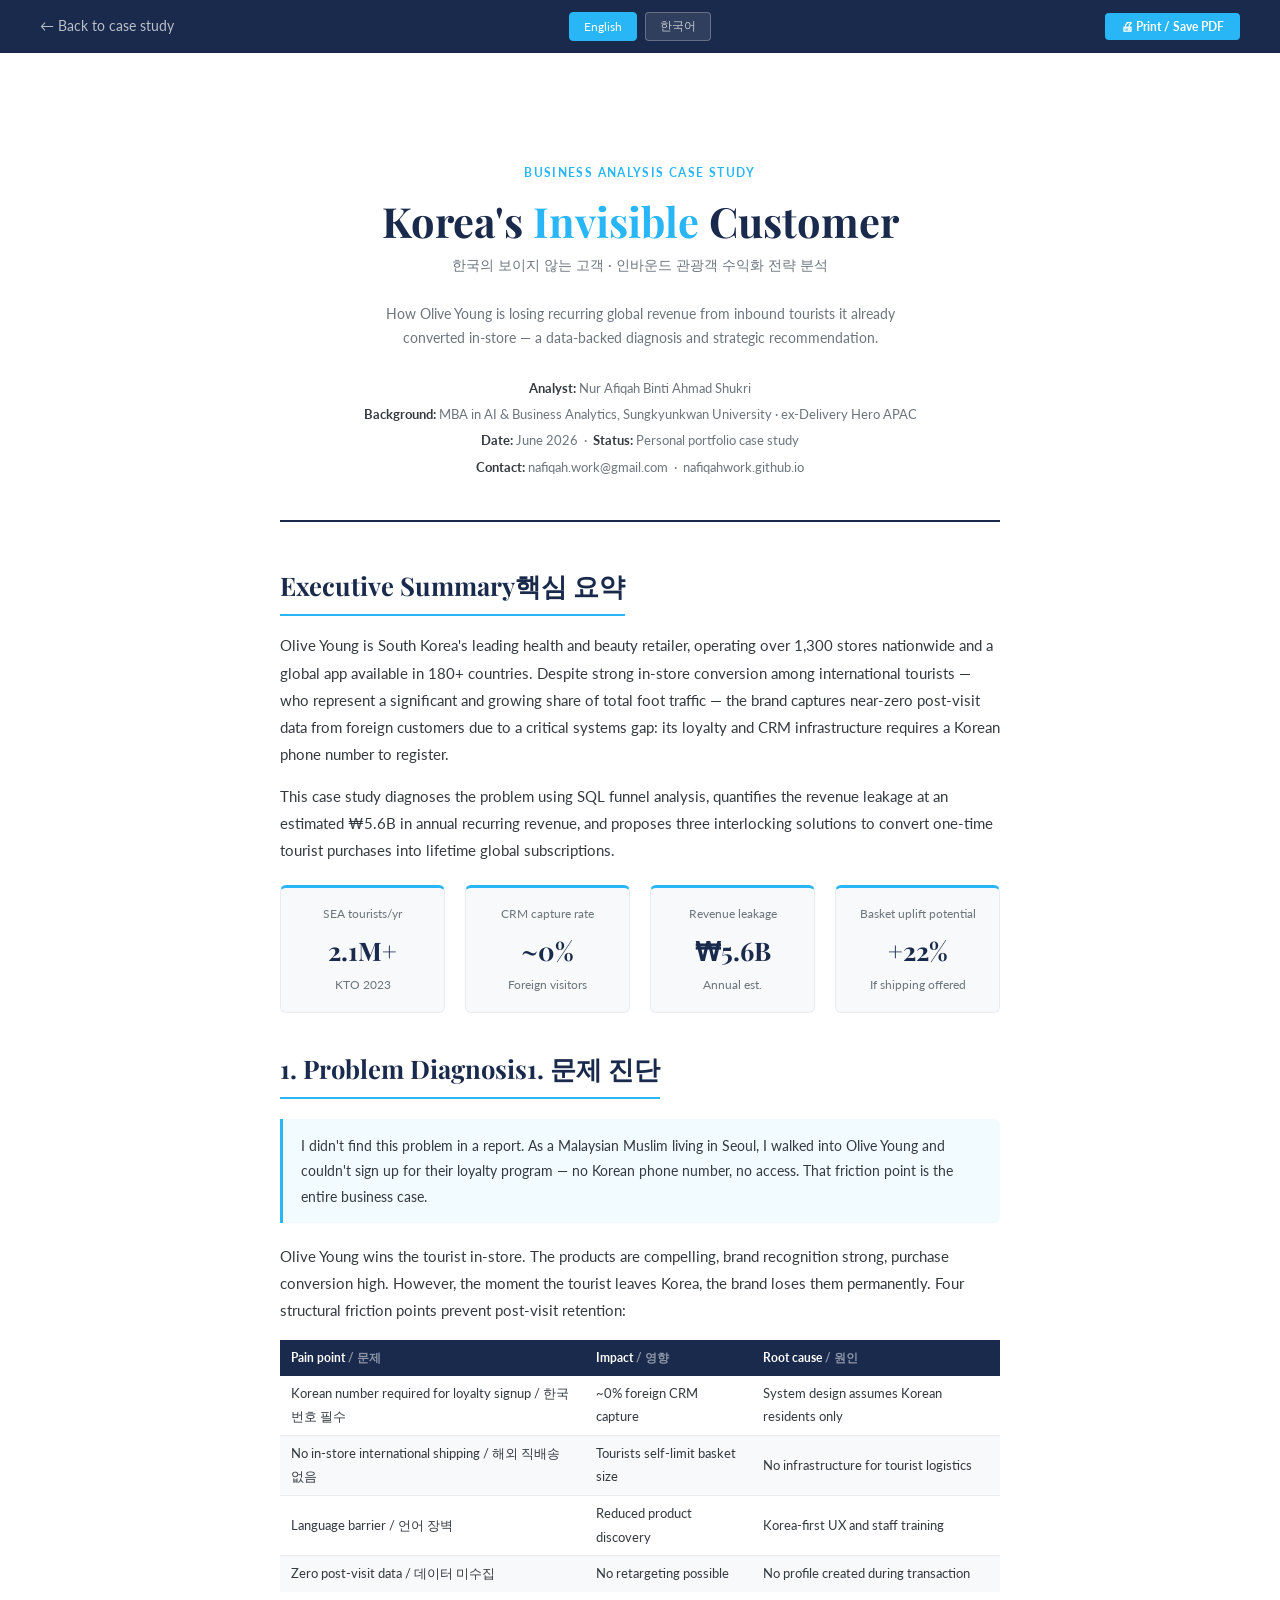
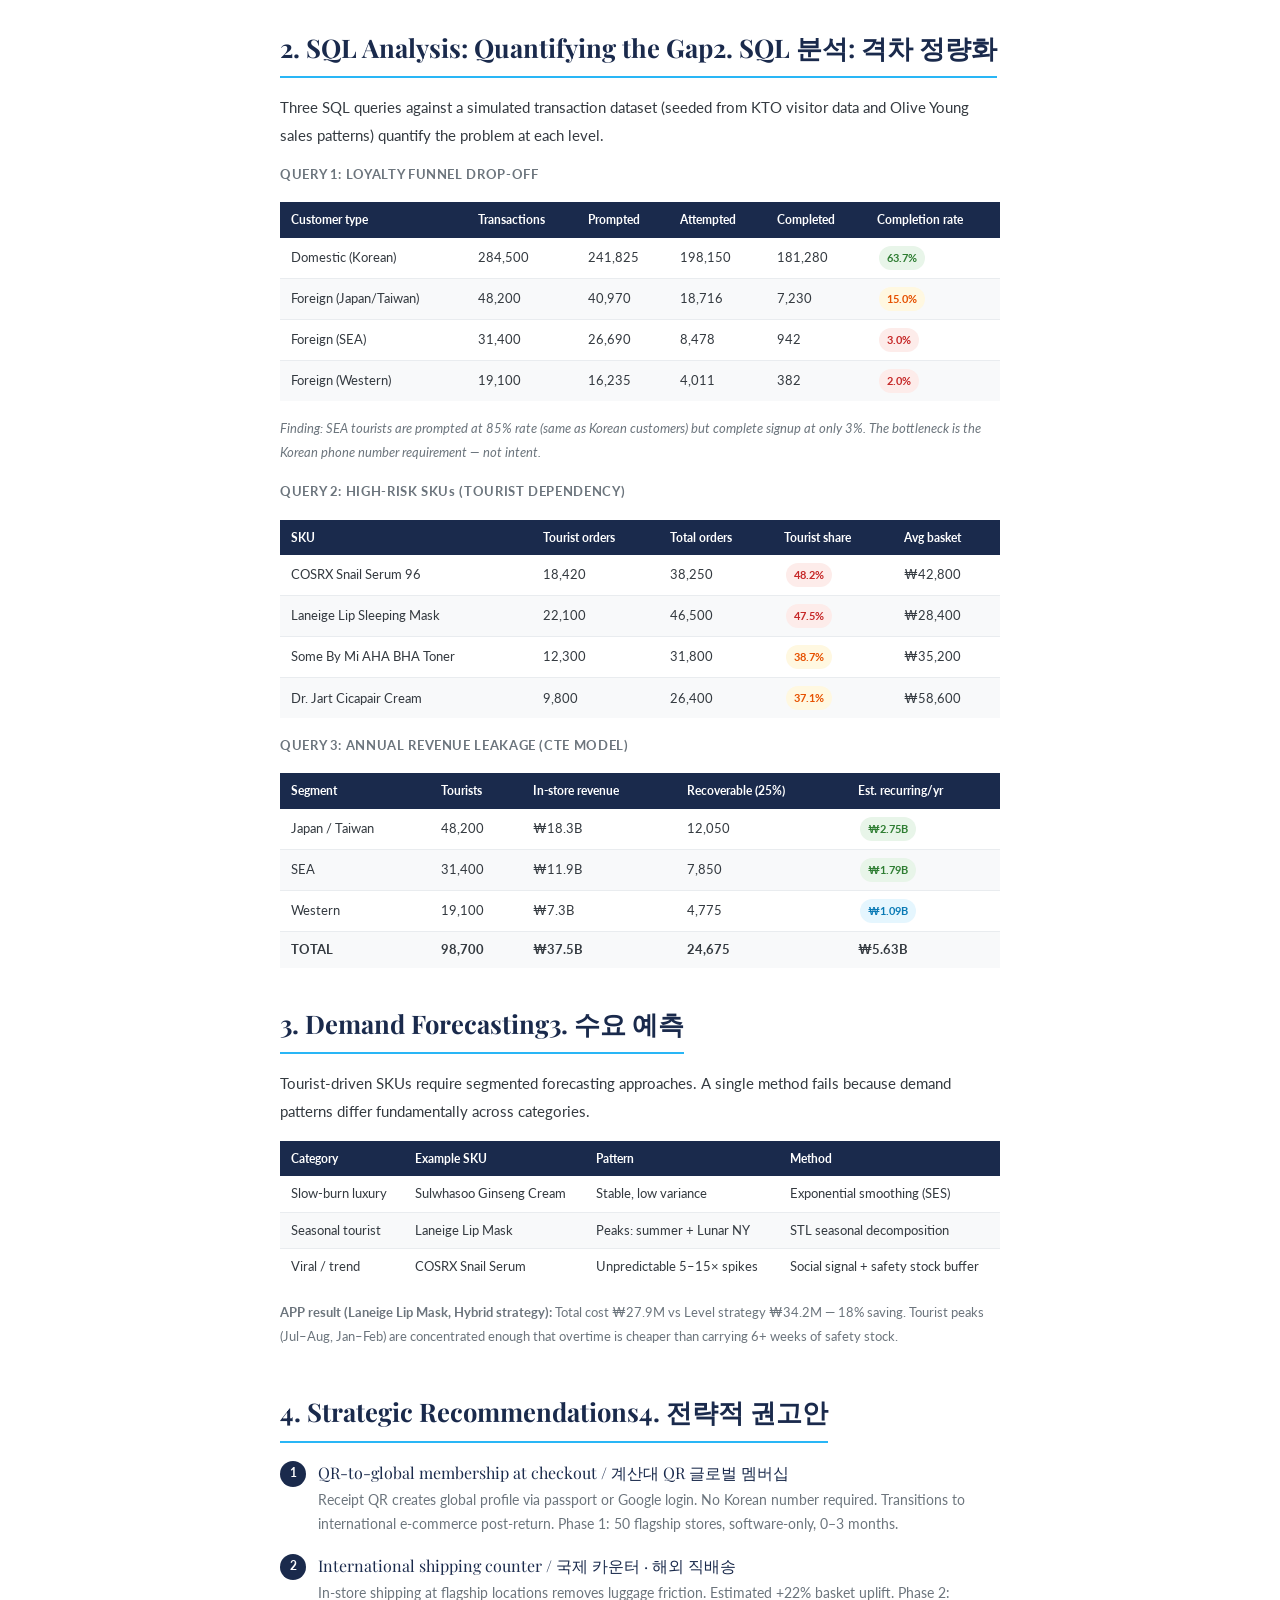
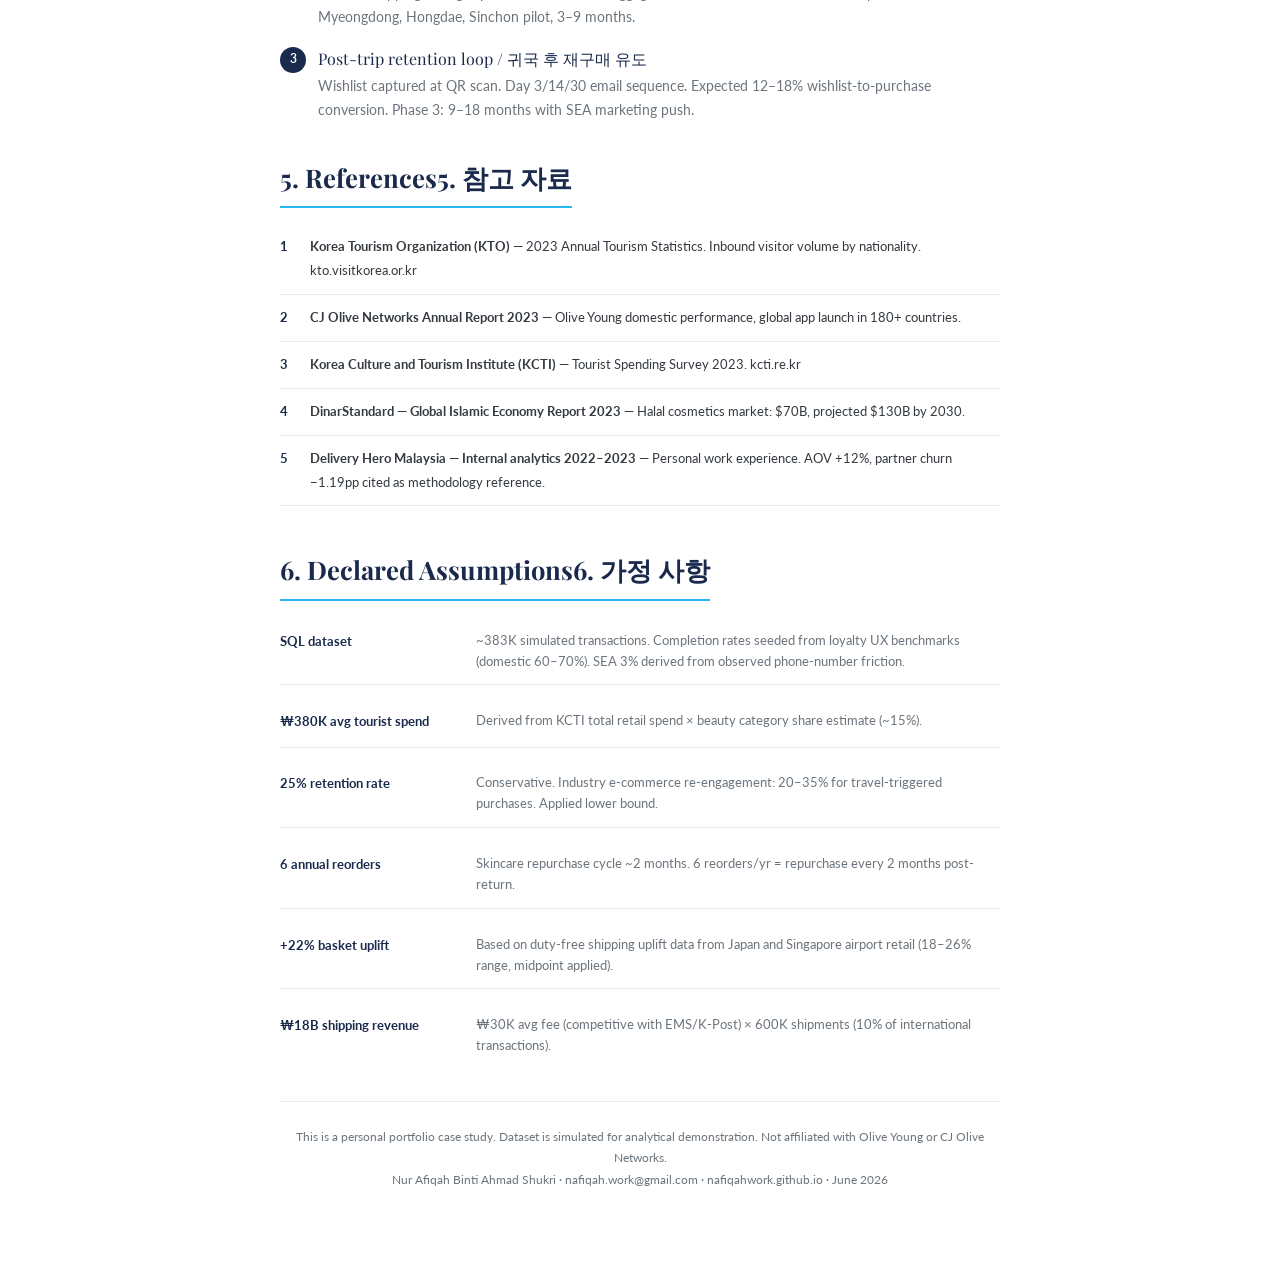
<file: oliveyoung/report.html>
<!DOCTYPE html>
<html lang="en">
<head>
<meta charset="UTF-8">
<meta name="viewport" content="width=device-width, initial-scale=1.0">
<title>Full Report · Korea's Invisible Customer · Nur Afiqah</title>
<link rel="preconnect" href="https://fonts.googleapis.com">
<link href="https://fonts.googleapis.com/css2?family=Lato:wght@300;400;700&family=Playfair+Display:wght@500;700&display=swap" rel="stylesheet">
<style>
:root{--primary:#1A2A4C;--accent:#29B6F6;--light:#F8F9FA;--border:#e9ecef;--text:#343A40;--muted:#6c757d;--font-h:'Playfair Display',serif;--font-b:'Lato',sans-serif;}
*{margin:0;padding:0;box-sizing:border-box;}
body{font-family:var(--font-b);background:#fff;color:var(--text);line-height:1.8;}
.report-nav{background:var(--primary);padding:12px 40px;display:flex;align-items:center;justify-content:space-between;print-color-adjust:exact;}
.report-nav a{color:rgba(255,255,255,.7);font-size:.85rem;text-decoration:none;}
.report-nav a:hover{color:#fff;}
.lang-toggle{display:flex;gap:8px;}
.lang-btn{background:rgba(255,255,255,.1);border:1px solid rgba(255,255,255,.25);color:rgba(255,255,255,.7);font-family:var(--font-b);font-size:.78rem;padding:5px 14px;border-radius:4px;cursor:pointer;}
.lang-btn.active{background:var(--accent);border-color:var(--accent);color:#fff;}
.print-btn{background:var(--accent);border:none;color:#fff;font-family:var(--font-b);font-size:.78rem;font-weight:700;padding:6px 16px;border-radius:4px;cursor:pointer;}
.report{max-width:820px;margin:0 auto;padding:60px 50px;}
.cover{text-align:center;padding:50px 0 40px;border-bottom:2px solid var(--primary);margin-bottom:40px;}
.cover-tag{font-size:.72rem;font-weight:700;letter-spacing:.12em;color:var(--accent);margin-bottom:.75rem;}
.cover h1{font-family:var(--font-h);font-size:2.6rem;font-weight:700;color:var(--primary);line-height:1.2;margin-bottom:.4rem;}
.cover h1 em{color:var(--accent);font-style:normal;}
.cover-ko{font-size:.9rem;color:var(--muted);margin-bottom:1.5rem;}
.cover-meta{font-size:.82rem;color:var(--muted);line-height:2;}
.cover-meta strong{color:var(--text);}
.section-hdr{margin:2.5rem 0 1rem;}
.section-hdr h2{font-family:var(--font-h);font-size:1.6rem;font-weight:700;color:var(--primary);border-bottom:2px solid var(--accent);padding-bottom:.4rem;display:inline-block;}
.section-hdr .ko{font-size:.8rem;color:var(--muted);margin-top:3px;}
p.body-text{font-size:.92rem;color:var(--text);line-height:1.85;margin-bottom:.9rem;}
.hl{background:rgba(41,182,246,.06);border-left:3px solid var(--accent);padding:.85rem 1.1rem;font-size:.88rem;color:var(--text);line-height:1.8;margin:1.25rem 0;border-radius:0 6px 6px 0;}
.hl-ko{font-size:.76rem;color:var(--muted);margin-top:4px;display:block;}
.two-col{display:grid;grid-template-columns:1fr 1fr;gap:1.25rem;margin:1.25rem 0;}
.metric-box{background:var(--light);border:1px solid var(--border);border-radius:6px;padding:1rem;border-top:3px solid var(--accent);text-align:center;}
.m-val{font-family:var(--font-h);font-size:1.6rem;font-weight:700;color:var(--primary);}
.m-label{font-size:.72rem;color:var(--muted);margin-bottom:3px;}
.m-note{font-size:.72rem;color:var(--muted);margin-top:2px;}
table.rep{width:100%;font-size:.82rem;border-collapse:collapse;margin:1rem 0;}
table.rep th{background:var(--primary);color:#fff;padding:7px 11px;text-align:left;font-weight:700;font-size:.74rem;}
table.rep td{padding:6px 11px;border-bottom:1px solid var(--border);color:var(--text);}
table.rep tr:nth-child(even) td{background:var(--light);}
table.rep tr:last-child td{border-bottom:none;}
.ref-item{display:flex;gap:10px;padding:.7rem 0;border-bottom:1px solid var(--border);font-size:.82rem;}
.ref-item:last-child{border-bottom:none;}
.ref-n{font-weight:700;color:var(--primary);min-width:20px;}
.assumption-grid{display:grid;gap:.75rem;margin:1rem 0;}
.ass-row{display:grid;grid-template-columns:180px 1fr;gap:1rem;padding:.8rem 0;border-bottom:1px solid var(--border);font-size:.82rem;}
.ass-row:last-child{border-bottom:none;}
.ass-key{font-weight:700;color:var(--primary);}
.ass-val{color:var(--muted);line-height:1.6;}
.step-rep{display:flex;gap:12px;margin-bottom:1rem;}
.sn{min-width:26px;height:26px;background:var(--primary);color:#fff;font-size:.78rem;font-weight:700;border-radius:50%;display:flex;align-items:center;justify-content:center;flex-shrink:0;margin-top:2px;}
.st{font-family:var(--font-h);font-size:1rem;color:var(--primary);margin-bottom:2px;}
.sd{font-size:.85rem;color:var(--muted);line-height:1.7;}
.page-break{page-break-before:always;margin-top:2rem;}
.disclaimer{font-size:.74rem;color:var(--muted);text-align:center;padding:1.5rem 0;border-top:1px solid var(--border);margin-top:2rem;}
.tag{display:inline-block;font-size:.7rem;padding:2px 8px;border-radius:12px;margin:2px;font-weight:700;}
.tp{background:rgba(26,42,76,.08);color:var(--primary);}
.tg{background:#e8f5e9;color:#2e7d32;}
.tam{background:#fff8e1;color:#e65100;}
.tr{background:#fdecea;color:#c62828;}
.ta{background:rgba(41,182,246,.12);color:#0a7ab5;}

/* Language toggle */
.ko-content{display:none;}
.en-content{display:block;}
body.show-ko .ko-content{display:block;}
body.show-ko .en-content{display:none;}

@media print{
  .report-nav{display:none;}
  .report{padding:30px 40px;}
  .page-break{page-break-before:always;}
  body{font-size:13px;}
}
</style>
</head>
<body>

<div class="report-nav">
  <a href="index.html">← Back to case study</a>
  <div class="lang-toggle">
    <button class="lang-btn active" onclick="setLang('en',this)">English</button>
    <button class="lang-btn" onclick="setLang('ko',this)">한국어</button>
  </div>
  <button class="print-btn" onclick="window.print()">🖨 Print / Save PDF</button>
</div>

<div class="report">

  <!-- COVER -->
  <div class="cover">
    <div class="cover-tag">BUSINESS ANALYSIS CASE STUDY</div>
    <h1>Korea's <em>Invisible</em> Customer</h1>
    <p class="cover-ko">한국의 보이지 않는 고객 · 인바운드 관광객 수익화 전략 분석</p>
    <p class="en-content" style="font-size:.9rem;color:var(--muted);max-width:520px;margin:.75rem auto 1.5rem;line-height:1.7">How Olive Young is losing recurring global revenue from inbound tourists it already converted in-store — a data-backed diagnosis and strategic recommendation.</p>
    <p class="ko-content" style="font-size:.9rem;color:var(--muted);max-width:520px;margin:.75rem auto 1.5rem;line-height:1.7">올리브영이 매장에서 이미 확보한 인바운드 관광객으로부터 글로벌 반복 매출을 놓치는 이유 — 데이터 기반 진단과 전략적 권고안.</p>
    <div class="cover-meta">
      <div><strong>Analyst:</strong> Nur Afiqah Binti Ahmad Shukri</div>
      <div><strong>Background:</strong> MBA in AI & Business Analytics, Sungkyunkwan University · ex-Delivery Hero APAC</div>
      <div><strong>Date:</strong> June 2026 &nbsp;·&nbsp; <strong>Status:</strong> Personal portfolio case study</div>
      <div><strong>Contact:</strong> nafiqah.work@gmail.com &nbsp;·&nbsp; nafiqahwork.github.io</div>
    </div>
  </div>

  <!-- EXECUTIVE SUMMARY -->
  <div class="section-hdr"><h2 class="en-content">Executive Summary</h2><h2 class="ko-content">핵심 요약</h2></div>
  <div class="en-content">
    <p class="body-text">Olive Young is South Korea's leading health and beauty retailer, operating over 1,300 stores nationwide and a global app available in 180+ countries. Despite strong in-store conversion among international tourists — who represent a significant and growing share of total foot traffic — the brand captures near-zero post-visit data from foreign customers due to a critical systems gap: its loyalty and CRM infrastructure requires a Korean phone number to register.</p>
    <p class="body-text">This case study diagnoses the problem using SQL funnel analysis, quantifies the revenue leakage at an estimated ₩5.6B in annual recurring revenue, and proposes three interlocking solutions to convert one-time tourist purchases into lifetime global subscriptions.</p>
  </div>
  <div class="ko-content">
    <p class="body-text">올리브영은 전국 1,300개 이상의 매장을 운영하는 한국 최대 헬스앤뷰티 리테일러로, 180개국 이상에서 글로벌 앱을 제공합니다. 외국인 관광객의 매장 내 구매 전환율은 높으나, 로열티 및 CRM 시스템이 한국 전화번호 등록을 요구하는 구조적 문제로 인해 외국인 고객의 사후 데이터가 거의 수집되지 않습니다.</p>
    <p class="body-text">본 케이스 스터디는 SQL 퍼널 분석을 통해 문제를 진단하고, 연간 약 56억 원의 반복 매출 누수를 추정하며, 일회성 관광객 구매를 글로벌 장기 구독으로 전환하기 위한 세 가지 연동 솔루션을 제안합니다.</p>
  </div>

  <div class="two-col" style="grid-template-columns:repeat(4,1fr)">
    <div class="metric-box"><div class="m-label">SEA tourists/yr</div><div class="m-val">2.1M+</div><div class="m-note">KTO 2023</div></div>
    <div class="metric-box"><div class="m-label">CRM capture rate</div><div class="m-val">~0%</div><div class="m-note">Foreign visitors</div></div>
    <div class="metric-box"><div class="m-label">Revenue leakage</div><div class="m-val">₩5.6B</div><div class="m-note">Annual est.</div></div>
    <div class="metric-box"><div class="m-label">Basket uplift potential</div><div class="m-val">+22%</div><div class="m-note">If shipping offered</div></div>
  </div>

  <!-- PROBLEM -->
  <div class="section-hdr page-break"><h2 class="en-content">1. Problem Diagnosis</h2><h2 class="ko-content">1. 문제 진단</h2><div class="ko-content" style="font-size:.8rem;color:var(--muted);margin-top:3px">관광객 확보 문제</div></div>
  <div class="hl">
    <span class="en-content">I didn't find this problem in a report. As a Malaysian Muslim living in Seoul, I walked into Olive Young and couldn't sign up for their loyalty program — no Korean phone number, no access. That friction point is the entire business case.</span>
    <span class="ko-content">저는 말레이시아 출신 무슬림으로 서울에서 직접 이 문제를 경험했습니다. 올리브영에서 한국 번호 없이는 회원 가입이 불가능합니다.</span>
  </div>
  <div class="en-content"><p class="body-text">Olive Young wins the tourist in-store. The products are compelling, brand recognition strong, purchase conversion high. However, the moment the tourist leaves Korea, the brand loses them permanently. Four structural friction points prevent post-visit retention:</p></div>
  <div class="ko-content"><p class="body-text">올리브영은 매장 내에서 관광객을 확보합니다. 제품력과 브랜드 인지도가 높고 구매 전환율도 좋습니다. 그러나 관광객이 한국을 떠나는 순간 브랜드는 그들을 영구적으로 잃게 됩니다. 네 가지 구조적 문제가 사후 재방문 전환을 방해합니다:</p></div>

  <table class="rep">
    <thead><tr><th>Pain point <span style="opacity:.5">/ 문제</span></th><th>Impact <span style="opacity:.5">/ 영향</span></th><th>Root cause <span style="opacity:.5">/ 원인</span></th></tr></thead>
    <tbody>
      <tr><td>Korean number required for loyalty signup / 한국 번호 필수</td><td>~0% foreign CRM capture</td><td>System design assumes Korean residents only</td></tr>
      <tr><td>No in-store international shipping / 해외 직배송 없음</td><td>Tourists self-limit basket size</td><td>No infrastructure for tourist logistics</td></tr>
      <tr><td>Language barrier / 언어 장벽</td><td>Reduced product discovery</td><td>Korea-first UX and staff training</td></tr>
      <tr><td>Zero post-visit data / 데이터 미수집</td><td>No retargeting possible</td><td>No profile created during transaction</td></tr>
    </tbody>
  </table>

  <!-- SQL ANALYSIS -->
  <div class="section-hdr page-break"><h2 class="en-content">2. SQL Analysis: Quantifying the Gap</h2><h2 class="ko-content">2. SQL 분석: 격차 정량화</h2></div>
  <div class="en-content"><p class="body-text">Three SQL queries against a simulated transaction dataset (seeded from KTO visitor data and Olive Young sales patterns) quantify the problem at each level.</p></div>
  <div class="ko-content"><p class="body-text">KTO 방문자 데이터와 올리브영 판매 패턴을 기반으로 시뮬레이션된 거래 데이터셋에 대한 세 가지 SQL 쿼리로 각 단계의 문제를 정량화합니다.</p></div>

  <p style="font-size:.8rem;font-weight:700;color:var(--muted);margin:.75rem 0 .4rem;letter-spacing:.05em">QUERY 1: LOYALTY FUNNEL DROP-OFF</p>
  <table class="rep">
    <thead><tr><th>Customer type</th><th>Transactions</th><th>Prompted</th><th>Attempted</th><th>Completed</th><th>Completion rate</th></tr></thead>
    <tbody>
      <tr><td>Domestic (Korean)</td><td>284,500</td><td>241,825</td><td>198,150</td><td>181,280</td><td><span class="tag tg">63.7%</span></td></tr>
      <tr><td>Foreign (Japan/Taiwan)</td><td>48,200</td><td>40,970</td><td>18,716</td><td>7,230</td><td><span class="tag tam">15.0%</span></td></tr>
      <tr><td>Foreign (SEA)</td><td>31,400</td><td>26,690</td><td>8,478</td><td>942</td><td><span class="tag tr">3.0%</span></td></tr>
      <tr><td>Foreign (Western)</td><td>19,100</td><td>16,235</td><td>4,011</td><td>382</td><td><span class="tag tr">2.0%</span></td></tr>
    </tbody>
  </table>
  <p style="font-size:.82rem;color:var(--muted);margin-bottom:1rem"><em>Finding: SEA tourists are prompted at 85% rate (same as Korean customers) but complete signup at only 3%. The bottleneck is the Korean phone number requirement — not intent.</em></p>

  <p style="font-size:.8rem;font-weight:700;color:var(--muted);margin:.75rem 0 .4rem;letter-spacing:.05em">QUERY 2: HIGH-RISK SKUs (TOURIST DEPENDENCY)</p>
  <table class="rep">
    <thead><tr><th>SKU</th><th>Tourist orders</th><th>Total orders</th><th>Tourist share</th><th>Avg basket</th></tr></thead>
    <tbody>
      <tr><td>COSRX Snail Serum 96</td><td>18,420</td><td>38,250</td><td><span class="tag tr">48.2%</span></td><td>₩42,800</td></tr>
      <tr><td>Laneige Lip Sleeping Mask</td><td>22,100</td><td>46,500</td><td><span class="tag tr">47.5%</span></td><td>₩28,400</td></tr>
      <tr><td>Some By Mi AHA BHA Toner</td><td>12,300</td><td>31,800</td><td><span class="tag tam">38.7%</span></td><td>₩35,200</td></tr>
      <tr><td>Dr. Jart Cicapair Cream</td><td>9,800</td><td>26,400</td><td><span class="tag tam">37.1%</span></td><td>₩58,600</td></tr>
    </tbody>
  </table>

  <p style="font-size:.8rem;font-weight:700;color:var(--muted);margin:.75rem 0 .4rem;letter-spacing:.05em">QUERY 3: ANNUAL REVENUE LEAKAGE (CTE MODEL)</p>
  <table class="rep">
    <thead><tr><th>Segment</th><th>Tourists</th><th>In-store revenue</th><th>Recoverable (25%)</th><th>Est. recurring/yr</th></tr></thead>
    <tbody>
      <tr><td>Japan / Taiwan</td><td>48,200</td><td>₩18.3B</td><td>12,050</td><td><span class="tag tg">₩2.75B</span></td></tr>
      <tr><td>SEA</td><td>31,400</td><td>₩11.9B</td><td>7,850</td><td><span class="tag tg">₩1.79B</span></td></tr>
      <tr><td>Western</td><td>19,100</td><td>₩7.3B</td><td>4,775</td><td><span class="tag ta">₩1.09B</span></td></tr>
      <tr><td><strong>TOTAL</strong></td><td><strong>98,700</strong></td><td><strong>₩37.5B</strong></td><td><strong>24,675</strong></td><td><strong>₩5.63B</strong></td></tr>
    </tbody>
  </table>

  <!-- FORECASTING -->
  <div class="section-hdr page-break"><h2 class="en-content">3. Demand Forecasting</h2><h2 class="ko-content">3. 수요 예측</h2></div>
  <div class="en-content"><p class="body-text">Tourist-driven SKUs require segmented forecasting approaches. A single method fails because demand patterns differ fundamentally across categories.</p></div>
  <div class="ko-content"><p class="body-text">관광객 중심 SKU는 수요 패턴이 근본적으로 다르기 때문에 세분화된 예측 방법이 필요합니다.</p></div>
  <table class="rep">
    <thead><tr><th>Category</th><th>Example SKU</th><th>Pattern</th><th>Method</th></tr></thead>
    <tbody>
      <tr><td>Slow-burn luxury</td><td>Sulwhasoo Ginseng Cream</td><td>Stable, low variance</td><td>Exponential smoothing (SES)</td></tr>
      <tr><td>Seasonal tourist</td><td>Laneige Lip Mask</td><td>Peaks: summer + Lunar NY</td><td>STL seasonal decomposition</td></tr>
      <tr><td>Viral / trend</td><td>COSRX Snail Serum</td><td>Unpredictable 5–15× spikes</td><td>Social signal + safety stock buffer</td></tr>
    </tbody>
  </table>
  <p style="font-size:.82rem;color:var(--muted);margin:1rem 0"><strong>APP result (Laneige Lip Mask, Hybrid strategy):</strong> Total cost ₩27.9M vs Level strategy ₩34.2M — 18% saving. Tourist peaks (Jul–Aug, Jan–Feb) are concentrated enough that overtime is cheaper than carrying 6+ weeks of safety stock.</p>

  <!-- STRATEGY -->
  <div class="section-hdr"><h2 class="en-content">4. Strategic Recommendations</h2><h2 class="ko-content">4. 전략적 권고안</h2></div>
  <div class="step-rep"><div class="sn">1</div><div><div class="st">QR-to-global membership at checkout / 계산대 QR 글로벌 멤버십</div><div class="sd en-content">Receipt QR creates global profile via passport or Google login. No Korean number required. Transitions to international e-commerce post-return. Phase 1: 50 flagship stores, software-only, 0–3 months.</div><div class="sd ko-content">영수증 QR을 통해 여권 또는 구글 로그인으로 글로벌 프로필 생성. 한국 번호 불필요. 귀국 후 국제 이커머스로 연결. 1단계: 주요 매장 50곳, 소프트웨어만 변경, 0~3개월.</div></div></div>
  <div class="step-rep"><div class="sn">2</div><div><div class="st">International shipping counter / 국제 카운터 · 해외 직배송</div><div class="sd en-content">In-store shipping at flagship locations removes luggage friction. Estimated +22% basket uplift. Phase 2: Myeongdong, Hongdae, Sinchon pilot, 3–9 months.</div><div class="sd ko-content">주요 매장 내 해외 직배송 카운터로 수하물 부담 해소. 바구니 크기 약 22% 증가 예상. 2단계: 명동, 홍대, 신촌 파일럿, 3~9개월.</div></div></div>
  <div class="step-rep"><div class="sn">3</div><div><div class="st">Post-trip retention loop / 귀국 후 재구매 유도</div><div class="sd en-content">Wishlist captured at QR scan. Day 3/14/30 email sequence. Expected 12–18% wishlist-to-purchase conversion. Phase 3: 9–18 months with SEA marketing push.</div><div class="sd ko-content">QR 스캔 시 위시리스트 수집. 귀국 후 3/14/30일 이메일 시퀀스. 위시리스트 구매 전환율 12~18% 예상. 3단계: 9~18개월, 동남아 마케팅 확대.</div></div></div>

  <!-- REFERENCES -->
  <div class="section-hdr page-break"><h2 class="en-content">5. References</h2><h2 class="ko-content">5. 참고 자료</h2></div>
  <div class="ref-item"><div class="ref-n">1</div><div><strong>Korea Tourism Organization (KTO)</strong> — 2023 Annual Tourism Statistics. Inbound visitor volume by nationality. kto.visitkorea.or.kr</div></div>
  <div class="ref-item"><div class="ref-n">2</div><div><strong>CJ Olive Networks Annual Report 2023</strong> — Olive Young domestic performance, global app launch in 180+ countries.</div></div>
  <div class="ref-item"><div class="ref-n">3</div><div><strong>Korea Culture and Tourism Institute (KCTI)</strong> — Tourist Spending Survey 2023. kcti.re.kr</div></div>
  <div class="ref-item"><div class="ref-n">4</div><div><strong>DinarStandard — Global Islamic Economy Report 2023</strong> — Halal cosmetics market: $70B, projected $130B by 2030.</div></div>
  <div class="ref-item"><div class="ref-n">5</div><div><strong>Delivery Hero Malaysia — Internal analytics 2022–2023</strong> — Personal work experience. AOV +12%, partner churn −1.19pp cited as methodology reference.</div></div>

  <!-- ASSUMPTIONS -->
  <div class="section-hdr"><h2 class="en-content">6. Declared Assumptions</h2><h2 class="ko-content">6. 가정 사항</h2></div>
  <div class="assumption-grid">
    <div class="ass-row"><div class="ass-key">SQL dataset</div><div class="ass-val">~383K simulated transactions. Completion rates seeded from loyalty UX benchmarks (domestic 60–70%). SEA 3% derived from observed phone-number friction.</div></div>
    <div class="ass-row"><div class="ass-key">₩380K avg tourist spend</div><div class="ass-val">Derived from KCTI total retail spend × beauty category share estimate (~15%).</div></div>
    <div class="ass-row"><div class="ass-key">25% retention rate</div><div class="ass-val">Conservative. Industry e-commerce re-engagement: 20–35% for travel-triggered purchases. Applied lower bound.</div></div>
    <div class="ass-row"><div class="ass-key">6 annual reorders</div><div class="ass-val">Skincare repurchase cycle ~2 months. 6 reorders/yr = repurchase every 2 months post-return.</div></div>
    <div class="ass-row"><div class="ass-key">+22% basket uplift</div><div class="ass-val">Based on duty-free shipping uplift data from Japan and Singapore airport retail (18–26% range, midpoint applied).</div></div>
    <div class="ass-row"><div class="ass-key">₩18B shipping revenue</div><div class="ass-val">₩30K avg fee (competitive with EMS/K-Post) × 600K shipments (10% of international transactions).</div></div>
  </div>

  <div class="disclaimer">
    This is a personal portfolio case study. Dataset is simulated for analytical demonstration. Not affiliated with Olive Young or CJ Olive Networks.<br>
    Nur Afiqah Binti Ahmad Shukri · nafiqah.work@gmail.com · nafiqahwork.github.io · June 2026
  </div>
</div>

<script>
function setLang(lang, btn) {
  document.querySelectorAll('.lang-btn').forEach(b => b.classList.remove('active'));
  btn.classList.add('active');
  if (lang === 'ko') document.body.classList.add('show-ko');
  else document.body.classList.remove('show-ko');
}
</script>
</body>
</html>
</file>
<file: assets/css/style.css>
/* --- 1. Variables (Modern Tech Palette) --- */
:root {
    /* This template uses a professional "Modern Tech" color scheme. */
    --primary-color: #1A2A4C;   /* Midnight Blue */
    --secondary-color: #3D5A80; /* Slate Blue */
    --accent-color: #29B6F6;    /* Vivid Sky Blue */

    /* --- Shared Variables (These usually don't need to change) --- */
    --light-bg-color: #F8F9FA;
    --white-color: #ffffff;
    --dark-text-color: #343A40;
    --light-text-color: #6c757d;
    --card-bg-color: #ffffff;
    
    /* Fonts */
    --font-heading: 'Playfair Display', serif;
    --font-body: 'Lato', sans-serif;
}

/* --- 2. Base & Reset Styles --- */
* {
    margin: 0;
    padding: 0;
    box-sizing: border-box;
}

html {
    scroll-behavior: smooth;
}

body {
    font-family: var(--font-body);
    font-weight: 400;
    line-height: 1.8;
    background-color: var(--light-bg-color);
    color: var(--dark-text-color);
}

.container {
    width: 90%;
    max-width: 1100px;
    margin: 0 auto;
    padding: 0 20px;
}

a {
    text-decoration: none;
    color: var(--accent-color);
    transition: all 0.3s ease-in-out;
}

a:hover {
    opacity: 0.8;
}

img {
    max-width: 100%;
    height: auto;
}

/* --- 3. Header --- */
header {
    background: var(--primary-color);
    color: var(--white-color);
    padding: 70px 0;
    text-align: center;
}

header h1 {
    font-family: var(--font-heading);
    font-size: 4rem;
    font-weight: 700;
    margin-bottom: 15px;
    letter-spacing: 1px;
}

header p {
    font-size: 1.3rem;
    font-weight: 300;
    opacity: 0.9;
    margin-bottom: 35px;
}

/* --- 3.5 Social Icons --- */
.social-links a {
    color: var(--white-color);
    font-size: 1.6rem;
    margin: 0 15px;
    transition: transform 0.3s ease, color 0.3s ease;
    display: inline-block;
}

.social-links a:hover {
    color: var(--accent-color);
    transform: translateY(-3px);
}

/* --- 4. Navigation --- */
nav {
    background-color: rgba(26, 42, 76, 0.95); /* Adjusted for new primary color */
    backdrop-filter: blur(5px);
    position: sticky;
    top: 0;
    z-index: 1000;
    border-bottom: 1px solid var(--secondary-color);
}

nav ul {
    display: flex;
    justify-content: center;
    list-style: none;
    padding: 10px 0;
}

nav ul li a {
    color: var(--white-color);
    font-weight: 400;
    padding: 15px 25px;
    font-size: 1rem;
    letter-spacing: 0.5px;
    position: relative;
}

nav ul li a::after {
    content: '';
    position: absolute;
    bottom: 10px;
    left: 50%;
    transform: translateX(-50%);
    width: 0;
    height: 2px;
    background-color: var(--accent-color);
    transition: width 0.4s ease;
}

nav ul li a:hover::after {
    width: 50%;
}

/* --- 5. Sections --- */
.section {
    padding: 100px 0;
}

.section h2 {
    text-align: center;
    font-family: var(--font-heading);
    font-size: 3rem;
    font-weight: 700;
    margin-bottom: 70px;
    position: relative;
    color: var(--primary-color);
}

.section h2::after {
    content: '';
    position: absolute;
    bottom: -20px;
    left: 50%;
    transform: translateX(-50%);
    width: 70px;
    height: 3px;
    background: var(--accent-color);
}

/* --- 5.1 About Section --- */
.about-content {
    display: flex;
    align-items: center;
    gap: 60px;
    max-width: 960px;
    margin: 0 auto;
    text-align: left;
}

.profile-photo {
    width: 280px;
    height: 280px;
    border-radius: 50%;
    object-fit: cover;
    border: 7px solid var(--white-color);
    box-shadow: 0 10px 30px rgba(0, 0, 0, 0.1);
}

.about-text {
    flex: 1;
}

.about-text p {
    font-size: 1.1rem;
    margin-bottom: 15px;
    line-height: 1.9;
}

/* --- 5.5 Project Cards --- */

.projects-grid {
    display: grid;
    grid-template-columns: repeat(auto-fit, minmax(340px, 1fr));
    gap: 40px;
    align-items: stretch; /* 🔥 KEY FIX */
}
.project-card {
    display: flex;
    flex-direction: column;
    height: 100%; /* 🔥 VERY IMPORTANT */
}
.project-card {
    background: var(--card-bg-color);
    border-radius: 5px;
    overflow: hidden;
    box-shadow: 0 8px 25px rgba(0, 0, 0, 0.05);
    transition: transform 0.4s ease, box-shadow 0.4s ease;
    display: flex;
    flex-direction: column;
}

.project-card:hover {
    transform: translateY(-12px);
    box-shadow: 0 20px 40px rgba(0, 0, 0, 0.1);
}

.project-card img {
    width: 100%;
    height: 220px;
    object-fit: cover;
    border-top-left-radius: 10px;
    border-top-right-radius: 10px;
}

.project-card-content {
    padding: 30px;
    flex-grow: 1;
    display: flex;
    flex-direction: column;
}

.project-card-content h3 {
    font-family: var(--font-heading);
    font-size: 1.8rem;
    margin-bottom: 15px;
    color: var(--primary-color);
}

.project-card-content p {
    color: var(--light-text-color);
    flex-grow: 1;
    margin-bottom: 20px; /* smaller, consistent spacing */
}

.project-buttons {
    display: flex;
    gap: 15px;
    margin-top: auto;
}

.project-buttons a {
    flex: 1;
    text-align: center;
}

.btn {
    display: inline-block;
    background: var(--primary-color);
    color: var(--white-color);
    padding: 12px 20px;
    border-radius: 5px;
    font-weight: 700;
    text-align: center;
    transition: all 0.3s ease;
    flex: 1;
    letter-spacing: 0.5px;
    border: 2px solid transparent;
}

.btn:hover {
    background: var(--accent-color);
    color: var(--white-color);
    transform: translateY(-2px);
}

.btn-secondary {
    background: transparent;
    color: var(--primary-color);
    border: 2px solid var(--primary-color);
}

.btn-secondary:hover {
    background: var(--primary-color);
    color: var(--white-color);
}


/* --- 6. Tabular Skills Section --- */
#skills .container {
    max-width: 1100px;
}

.skills-table {
    display: grid;
    grid-template-columns: repeat(3, 1fr);
    gap: 20px;
    margin-top: 50px;
    background-color: var(--card-bg-color);
    padding: 40px;
    border-radius: 8px;
    box-shadow: 0 10px 40px rgba(0, 0, 0, 0.07);
}

.skill-column {
    padding: 0 20px;
}

.skill-column:not(:last-child) {
    border-right: 1px solid #e9ecef;
}

.skill-header {
    display: flex;
    align-items: center;
    margin-bottom: 25px;
}

.skill-header i {
    font-size: 2rem;
    color: var(--accent-color);
    margin-right: 15px;
    width: 40px;
}

.skill-header h3 {
    font-family: var(--font-heading);
    font-size: 1.7rem;
    color: var(--primary-color);
}

.skill-list {
    list-style: none;
    padding-left: 0;
}

.skill-list li {
    padding: 12px 0;
    font-size: 1.05rem;
    color: var(--dark-text-color);
    border-bottom: 1px solid #f1f3f5;
    position: relative;
    padding-left: 25px;
}

.skill-list li::before {
    content: '›';
    position: absolute;
    left: 0;
    top: 12px;
    color: var(--accent-color);
    font-weight: 700;
    font-size: 1.2rem;
}

.skill-list li:last-child {
    border-bottom: none;
}

/* --- 7. Contact Form --- */
#contact .container {
    max-width: 800px;
}

.contact-form {
    max-width: 700px;
    margin: 0 auto;
    background: var(--card-bg-color);
    padding: 40px;
    border-radius: 8px;
    box-shadow: 0 10px 40px rgba(0, 0, 0, 0.07);
}

.form-group {
    margin-bottom: 25px;
}

.contact-form label {
    display: block;
    margin-bottom: 8px;
    font-weight: 500;
    font-size: 1rem;
    color: var(--dark-text-color);
}

.contact-form input,
.contact-form textarea {
    width: 100%;
    padding: 15px;
    border: 1px solid #ccc;
    border-radius: 5px;
    font-family: var(--font-body);
    font-size: 1rem;
    transition: border-color 0.3s ease, box-shadow 0.3s ease;
}

.contact-form input:focus,
.contact-form textarea:focus {
    outline: none;
    border-color: var(--accent-color);
    box-shadow: 0 0 0 3px rgba(41, 182, 246, 0.25); /* Adjusted for new accent color */
}

.contact-form button.btn {
    width: 100%;
    padding: 15px;
    font-size: 1.1rem;
    font-weight: 700;
    letter-spacing: 0.5px;
    border: none;
    cursor: pointer;
}

/* --- 8. Footer --- */
footer {
    background: var(--primary-color);
    color: var(--white-color);
    text-align: center;
    padding: 40px 0;
    margin-top: 80px;
}

footer p {
    opacity: 0.7;
}

/* --- 9. Responsive Design --- */
@media (max-width: 992px) {
    .skills-table {
        grid-template-columns: 1fr 1fr;
    }
    .skill-column:nth-child(2) {
        border-right: none;
    }
}

@media (max-width: 768px) {
    header h1 {
        font-size: 2.8rem;
    }
    
    .about-content {
        flex-direction: column;
        text-align: center;
    }

    #projects .container {
        padding: 0 5px; 
    }

    .projects-grid {
        grid-template-columns: repeat(2, 1fr);
    }

    .skills-table {
        grid-template-columns: 1fr;
        padding: 20px;
        gap: 40px;
    }

    .skill-column:not(:last-child) {
        border-right: none;
        border-bottom: 1px solid #e9ecef;
        padding-bottom: 30px;
    }
}

/* --- 10. Custom Dashboard Style --- */
.dashboard-embed {
    width: 100%;
    margin: 20px 0;
    border: 1px solid #e9ecef;
    border-radius: 8px;
    overflow: hidden; /* This keeps the corners rounded */
    box-shadow: inset 0 2px 4px rgba(0,0,0,0.05);
}

.dashboard-embed iframe {
    display: block; /* Removes tiny gaps at the bottom */
}
</file>
